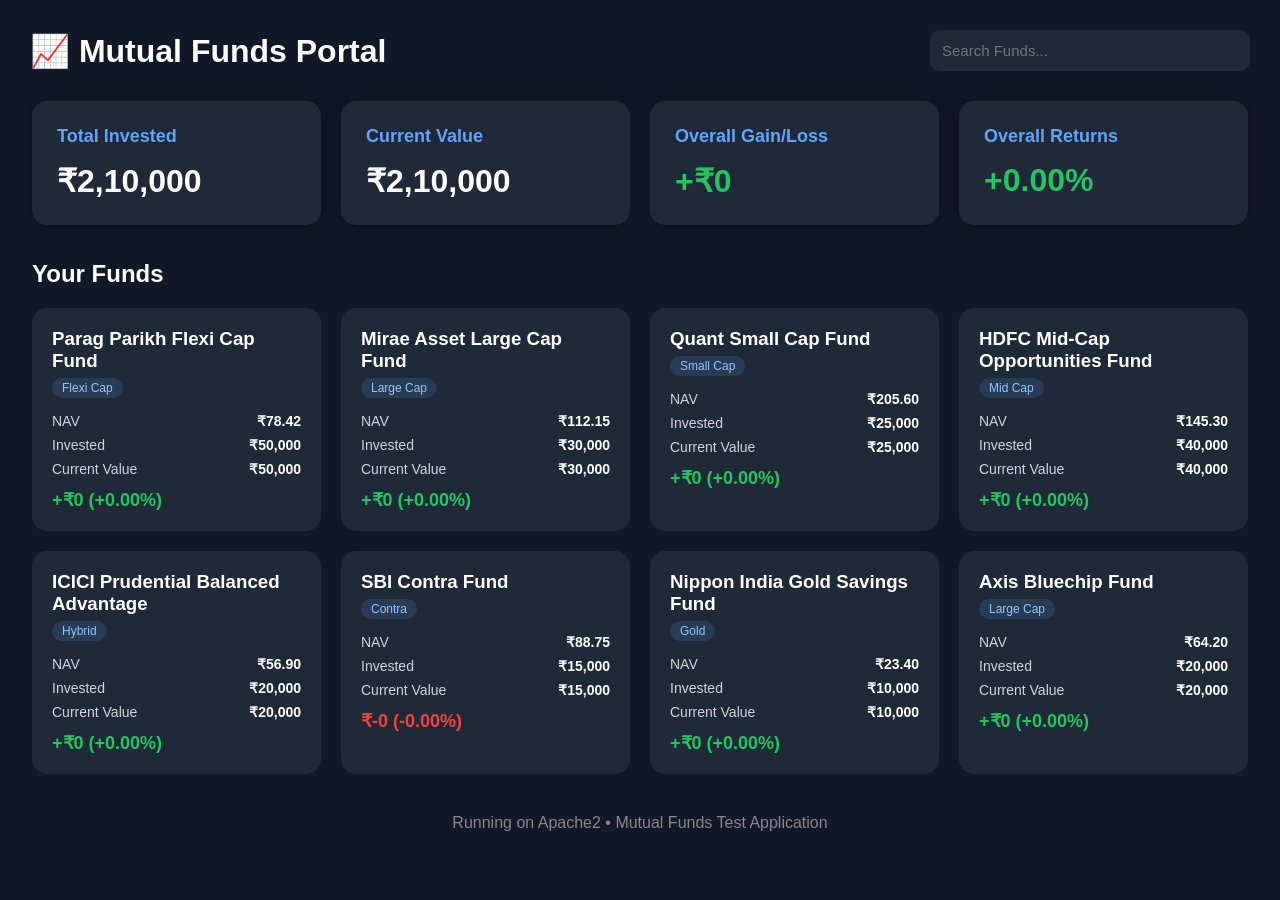
<file: Index HTMLS/index.html>
<!DOCTYPE html>
<html lang="en">
<head>
<meta charset="UTF-8">
<meta name="viewport" content="width=device-width, initial-scale=1.0">
<title>Mutual Funds Portal</title>

<style>
*{
    margin:0;
    padding:0;
    box-sizing:border-box;
    font-family:Segoe UI,Tahoma,sans-serif;
}

body{
    background:#111827;
    color:white;
}

header{
    padding:30px;
    display:flex;
    justify-content:space-between;
    align-items:center;
    flex-wrap:wrap;
    gap:15px;
}

h1{
    font-size:32px;
}

.search{
    width:320px;
}

.search input{
    width:100%;
    padding:12px;
    border:none;
    border-radius:10px;
    background:#1f2937;
    color:white;
    font-size:15px;
}

.container{
    width:95%;
    margin:auto;
}

.stats{
    display:grid;
    grid-template-columns:repeat(auto-fit,minmax(220px,1fr));
    gap:20px;
    margin-bottom:35px;
}

.card{
    background:#1f2937;
    padding:25px;
    border-radius:15px;
    box-shadow:0 0 15px rgba(0,0,0,.3);
    transition:.25s;
}

.card:hover{
    transform:translateY(-5px);
}

.card h2{
    font-size:18px;
    margin-bottom:15px;
    color:#60a5fa;
}

.value{
    font-size:32px;
    font-weight:bold;
}

.positive{
    color:#22c55e;
}

.negative{
    color:#ef4444;
}

.funds{
    display:grid;
    grid-template-columns:repeat(auto-fit,minmax(280px,1fr));
    gap:20px;
}

.fund{
    background:#1f2937;
    border-radius:15px;
    padding:20px;
    transition:.25s;
}

.fund:hover{
    background:#2563eb;
}

.fund h3{
    margin-bottom:6px;
}

.fund .category{
    display:inline-block;
    font-size:12px;
    color:#93c5fd;
    background:rgba(96,165,250,.15);
    padding:3px 10px;
    border-radius:20px;
    margin-bottom:15px;
}

.fund-row{
    display:flex;
    justify-content:space-between;
    margin-bottom:8px;
    font-size:14px;
    color:#d1d5db;
}

.fund-row span:last-child{
    color:white;
    font-weight:600;
}

.returns{
    margin-top:12px;
    font-size:18px;
    font-weight:bold;
}

footer{
    text-align:center;
    color:#888;
    margin:40px;
}
</style>

</head>
<body>

<header>
    <h1>📈 Mutual Funds Portal</h1>

    <div class="search">
        <input type="text" id="search" placeholder="Search Funds...">
    </div>
</header>

<div class="container">

<div class="stats">

<div class="card">
<h2>Total Invested</h2>
<div class="value" id="totalInvested">₹0</div>
</div>

<div class="card">
<h2>Current Value</h2>
<div class="value" id="currentValue">₹0</div>
</div>

<div class="card">
<h2>Overall Gain/Loss</h2>
<div class="value" id="gainLoss">₹0</div>
</div>

<div class="card">
<h2>Overall Returns</h2>
<div class="value" id="returnsPct">0%</div>
</div>

</div>

<h2 style="margin-bottom:20px;">Your Funds</h2>

<div class="funds" id="funds">
<!-- fund cards injected by JS -->
</div>

</div>

<footer>
Running on Apache2 • Mutual Funds Test Application
</footer>

<script>

const funds = [
    { name:"Parag Parikh Flexi Cap Fund",       category:"Flexi Cap",   invested:50000,  nav:78.42 },
    { name:"Mirae Asset Large Cap Fund",         category:"Large Cap",   invested:30000,  nav:112.15 },
    { name:"Quant Small Cap Fund",               category:"Small Cap",   invested:25000,  nav:205.60 },
    { name:"HDFC Mid-Cap Opportunities Fund",    category:"Mid Cap",     invested:40000,  nav:145.30 },
    { name:"ICICI Prudential Balanced Advantage",category:"Hybrid",      invested:20000,  nav:56.90 },
    { name:"SBI Contra Fund",                    category:"Contra",      invested:15000,  nav:88.75 },
    { name:"Nippon India Gold Savings Fund",     category:"Gold",        invested:10000,  nav:23.40 },
    { name:"Axis Bluechip Fund",                 category:"Large Cap",   invested:20000,  nav:64.20 }
];

// Assign a fixed "units" so we can simulate NAV based valuation
funds.forEach(f=>{
    f.units = f.invested / f.nav;
    f.baseNav = f.nav;
});

const fundsContainer = document.getElementById("funds");

function formatCurrency(num){
    return "₹" + Math.round(num).toLocaleString("en-IN");
}

function render(){
    fundsContainer.innerHTML = "";

    let totalInvested = 0;
    let totalCurrent = 0;

    funds.forEach(f=>{
        const currentValue = f.units * f.nav;
        const gain = currentValue - f.invested;
        const gainPct = (gain / f.invested) * 100;

        totalInvested += f.invested;
        totalCurrent += currentValue;

        const cls = gain >= 0 ? "positive" : "negative";
        const sign = gain >= 0 ? "+" : "";

        const card = document.createElement("div");
        card.className = "fund";
        card.innerHTML =
            "<h3>" + f.name + "</h3>" +
            "<span class=\"category\">" + f.category + "</span>" +
            "<div class=\"fund-row\"><span>NAV</span><span>₹" + f.nav.toFixed(2) + "</span></div>" +
            "<div class=\"fund-row\"><span>Invested</span><span>" + formatCurrency(f.invested) + "</span></div>" +
            "<div class=\"fund-row\"><span>Current Value</span><span>" + formatCurrency(currentValue) + "</span></div>" +
            "<div class=\"returns " + cls + "\">" + sign + formatCurrency(gain) + " (" + sign + gainPct.toFixed(2) + "%)</div>";
        fundsContainer.appendChild(card);
    });

    const totalGain = totalCurrent - totalInvested;
    const totalGainPct = (totalGain / totalInvested) * 100;
    const overallCls = totalGain >= 0 ? "positive" : "negative";
    const overallSign = totalGain >= 0 ? "+" : "";

    document.getElementById("totalInvested").innerText = formatCurrency(totalInvested);
    document.getElementById("currentValue").innerText = formatCurrency(totalCurrent);

    const gainLossEl = document.getElementById("gainLoss");
    gainLossEl.innerText = overallSign + formatCurrency(totalGain);
    gainLossEl.className = "value " + overallCls;

    const returnsEl = document.getElementById("returnsPct");
    returnsEl.innerText = overallSign + totalGainPct.toFixed(2) + "%";
    returnsEl.className = "value " + overallCls;
}

render();

// Simulate live NAV fluctuation every 3 seconds (test/demo purposes only)
setInterval(function(){
    funds.forEach(f=>{
        const change = (Math.random()*4 - 2) / 100; // +/-2%
        f.nav = Math.max(1, f.baseNav * (1 + change));
    });
    render();
}, 3000);

// Search/filter
document.getElementById("search").addEventListener("keyup", function(){
    const value = this.value.toLowerCase();
    document.querySelectorAll(".fund").forEach(function(card){
        card.style.display = card.innerText.toLowerCase().includes(value) ? "block" : "none";
    });
});

</script>

</body>
</html>
</file>
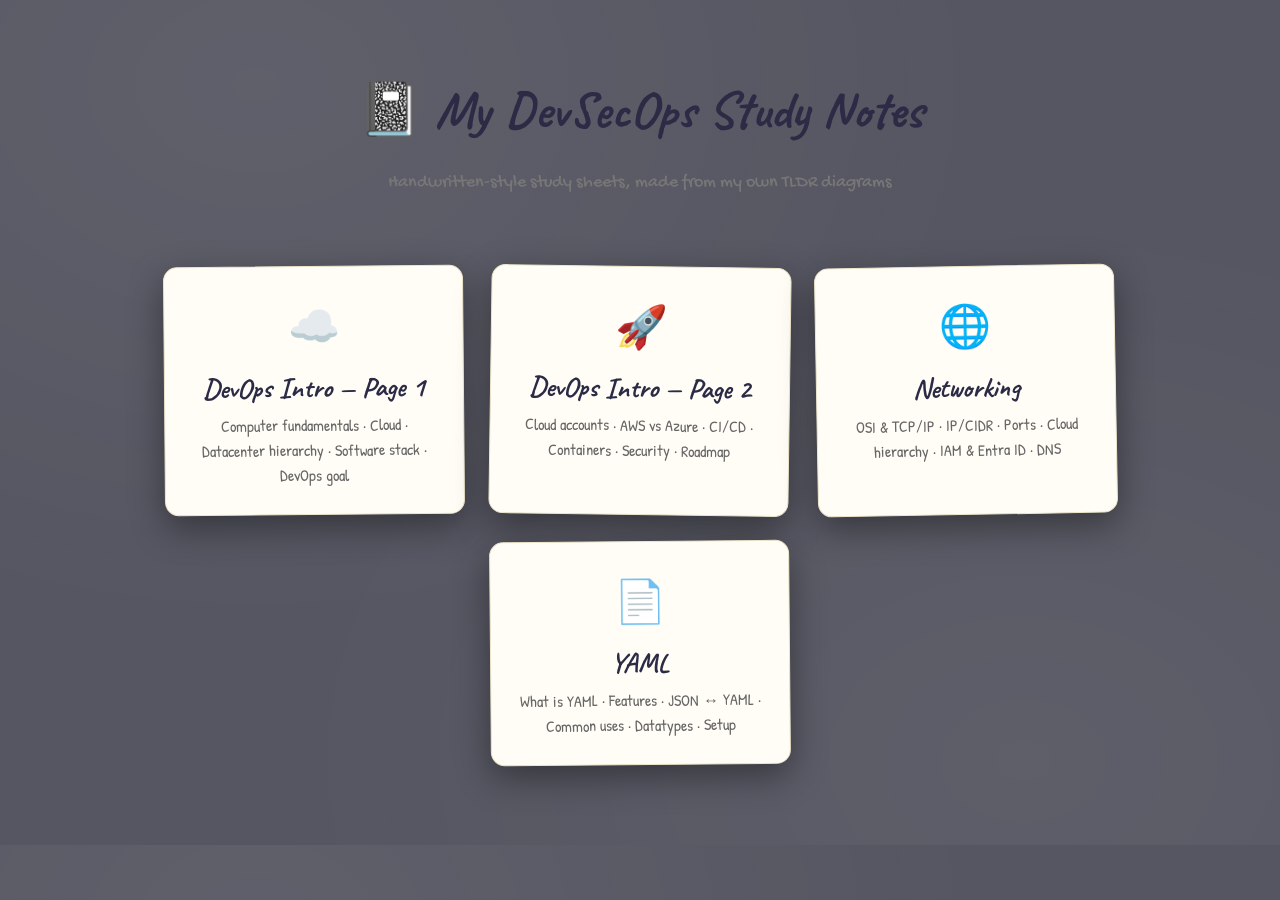
<file: StudySheets/index.html>
<!DOCTYPE html>
<html lang="en">
<head>
<meta charset="UTF-8">
<meta name="viewport" content="width=device-width, initial-scale=1.0">
<title>DevSecOps Study Sheets — Index</title>
<link rel="stylesheet" href="notebook-style.css">
</head>
<body>

<h1 class="index-head">📓 My DevSecOps Study Notes</h1>
<p class="index-sub">Handwritten-style study sheets, made from my own TLDR diagrams</p>

<div class="index-wrap">

  <a class="index-card" href="devopsintro-page1.html">
    <div class="emoji">☁️</div>
    <h3>DevOps Intro — Page 1</h3>
    <p>Computer fundamentals · Cloud · Datacenter hierarchy · Software stack · DevOps goal</p>
  </a>

  <a class="index-card" href="devopsintro-page2.html">
    <div class="emoji">🚀</div>
    <h3>DevOps Intro — Page 2</h3>
    <p>Cloud accounts · AWS vs Azure · CI/CD · Containers · Security · Roadmap</p>
  </a>

  <a class="index-card" href="networking.html">
    <div class="emoji">🌐</div>
    <h3>Networking</h3>
    <p>OSI & TCP/IP · IP/CIDR · Ports · Cloud hierarchy · IAM & Entra ID · DNS</p>
  </a>

  <a class="index-card" href="yaml.html">
    <div class="emoji">📄</div>
    <h3>YAML</h3>
    <p>What is YAML · Features · JSON ↔ YAML · Common uses · Datatypes · Setup</p>
  </a>

</div>

</body>
</html>
</file>
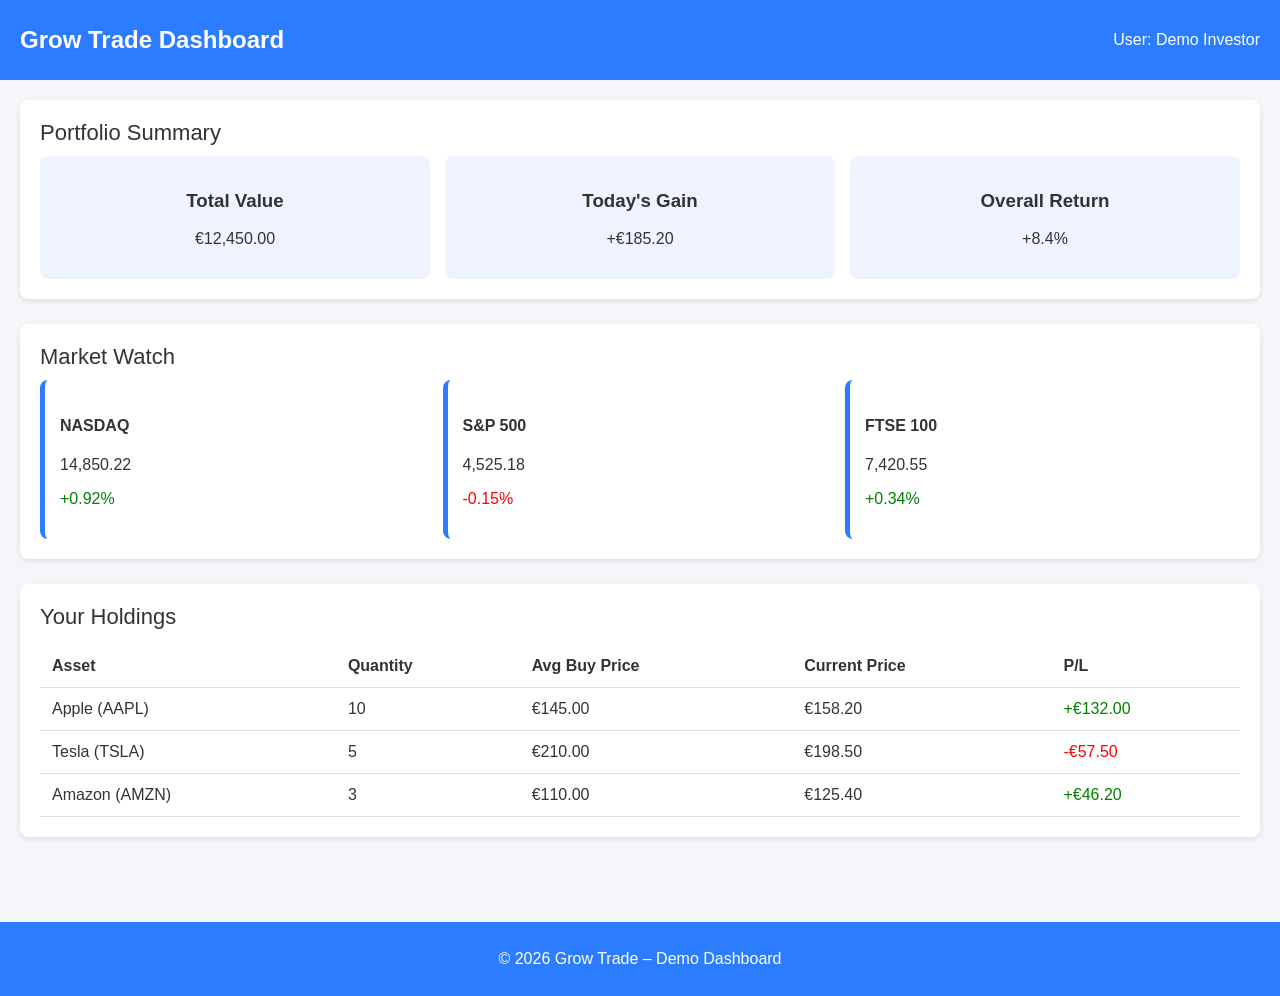
<file: Index HTMLS/grow-app-dashboard.html>
<!DOCTYPE html>
<html lang="en">
<head>
    <meta charset="UTF-8">
    <meta name="viewport" content="width=device-width, initial-scale=1.0">
    <title>Grow Trade Dashboard</title>
    <style>
        body {
            margin: 0;
            font-family: Arial, sans-serif;
            background-color: #f4f6f9;
            color: #333;
        }
        header {
            background-color: #2b7cff;
            padding: 15px 20px;
            color: white;
            display: flex;
            justify-content: space-between;
            align-items: center;
        }
        header h2 {
            margin: 0;
        }
        .container {
            padding: 20px;
        }
        .section-title {
            font-size: 22px;
            margin-bottom: 10px;
        }
        .card {
            background-color: white;
            padding: 20px;
            border-radius: 8px;
            box-shadow: 0 2px 5px rgba(0,0,0,0.1);
            margin-bottom: 25px;
        }
        .portfolio-summary {
            display: flex;
            justify-content: space-between;
        }
        .portfolio-box {
            width: 30%;
            background-color: #eef3ff;
            padding: 15px;
            border-radius: 8px;
            text-align: center;
        }
        .market-watch {
            display: flex;
            justify-content: space-between;
        }
        .market-item {
            width: 30%;
            background-color: #fff;
            padding: 15px;
            border-radius: 8px;
            border-left: 5px solid #2b7cff;
        }
        table {
            width: 100%;
            border-collapse: collapse;
            margin-top: 15px;
        }
        table th, table td {
            padding: 12px;
            border-bottom: 1px solid #ddd;
            text-align: left;
        }
        footer {
            background-color: #2b7cff;
            color: white;
            text-align: center;
            padding: 12px;
            margin-top: 40px;
        }
    </style>
</head>
<body>

<header>
    <h2>Grow Trade Dashboard</h2>
    <p>User: Demo Investor</p>
</header>

<div class="container">

    <!-- Portfolio Summary -->
    <div class="card">
        <div class="section-title">Portfolio Summary</div>
        <div class="portfolio-summary">
            <div class="portfolio-box">
                <h3>Total Value</h3>
                <p>€12,450.00</p>
            </div>
            <div class="portfolio-box">
                <h3>Today's Gain</h3>
                <p>+€185.20</p>
            </div>
            <div class="portfolio-box">
                <h3>Overall Return</h3>
                <p>+8.4%</p>
            </div>
        </div>
    </div>

    <!-- Market Watch -->
    <div class="card">
        <div class="section-title">Market Watch</div>
        <div class="market-watch">
            <div class="market-item">
                <h4>NASDAQ</h4>
                <p>14,850.22</p>
                <p style="color:green;">+0.92%</p>
            </div>
            <div class="market-item">
                <h4>S&P 500</h4>
                <p>4,525.18</p>
                <p style="color:red;">-0.15%</p>
            </div>
            <div class="market-item">
                <h4>FTSE 100</h4>
                <p>7,420.55</p>
                <p style="color:green;">+0.34%</p>
            </div>
        </div>
    </div>

    <!-- Holdings Table -->
    <div class="card">
        <div class="section-title">Your Holdings</div>
        <table>
            <tr>
                <th>Asset</th>
                <th>Quantity</th>
                <th>Avg Buy Price</th>
                <th>Current Price</th>
                <th>P/L</th>
            </tr>
            <tr>
                <td>Apple (AAPL)</td>
                <td>10</td>
                <td>€145.00</td>
                <td>€158.20</td>
                <td style="color:green;">+€132.00</td>
            </tr>
            <tr>
                <td>Tesla (TSLA)</td>
                <td>5</td>
                <td>€210.00</td>
                <td>€198.50</td>
                <td style="color:red;">-€57.50</td>
            </tr>
            <tr>
                <td>Amazon (AMZN)</td>
                <td>3</td>
                <td>€110.00</td>
                <td>€125.40</td>
                <td style="color:green;">+€46.20</td>
            </tr>
        </table>
    </div>

</div>

<footer>
    <p>© 2026 Grow Trade – Demo Dashboard</p>
</footer>

</body>
</html>
</file>
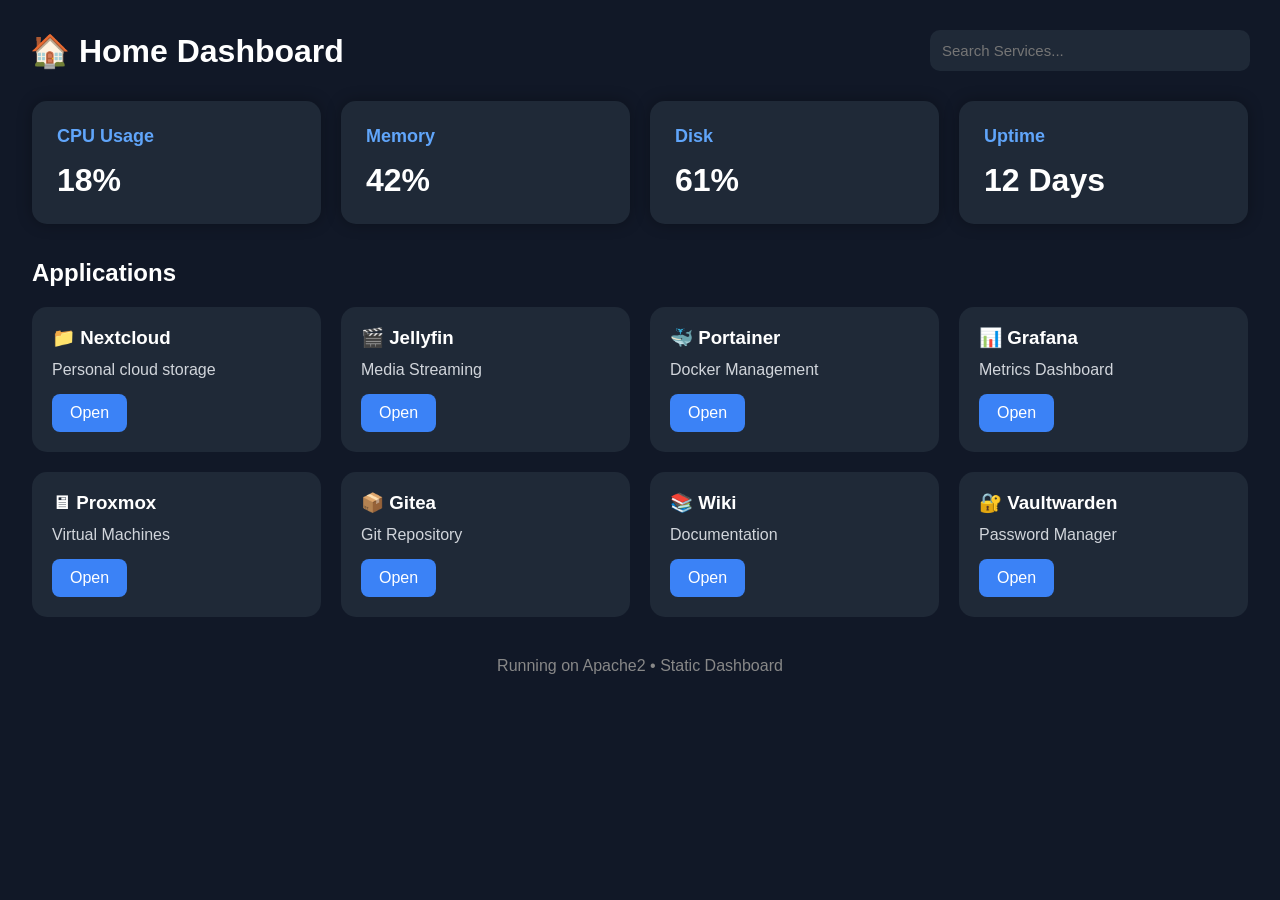
<file: Index HTMLS/groww-app-index.html>
<!DOCTYPE html>
<html lang="en">
<head>
<meta charset="UTF-8">
<meta name="viewport" content="width=device-width, initial-scale=1.0">
<title>My Dashboard</title>

<style>
*{
    margin:0;
    padding:0;
    box-sizing:border-box;
    font-family:Segoe UI,Tahoma,sans-serif;
}

body{
    background:#111827;
    color:white;
}

header{
    padding:30px;
    display:flex;
    justify-content:space-between;
    align-items:center;
}

h1{
    font-size:32px;
}

.search{
    width:320px;
}

.search input{
    width:100%;
    padding:12px;
    border:none;
    border-radius:10px;
    background:#1f2937;
    color:white;
    font-size:15px;
}

.container{
    width:95%;
    margin:auto;
}

.stats{
    display:grid;
    grid-template-columns:repeat(auto-fit,minmax(220px,1fr));
    gap:20px;
    margin-bottom:35px;
}

.card{
    background:#1f2937;
    padding:25px;
    border-radius:15px;
    box-shadow:0 0 15px rgba(0,0,0,.3);
    transition:.25s;
}

.card:hover{
    transform:translateY(-5px);
}

.card h2{
    font-size:18px;
    margin-bottom:15px;
    color:#60a5fa;
}

.value{
    font-size:32px;
    font-weight:bold;
}

.services{
    display:grid;
    grid-template-columns:repeat(auto-fit,minmax(250px,1fr));
    gap:20px;
}

.service{
    background:#1f2937;
    border-radius:15px;
    padding:20px;
    transition:.25s;
}

.service:hover{
    background:#2563eb;
}

.service h3{
    margin-bottom:12px;
}

.service p{
    color:#d1d5db;
    margin-bottom:15px;
}

.service a{
    text-decoration:none;
    color:white;
    background:#3b82f6;
    padding:10px 18px;
    border-radius:8px;
    display:inline-block;
}

footer{
    text-align:center;
    color:#888;
    margin:40px;
}
</style>

</head>
<body>

<header>
    <h1>🏠 Home Dashboard</h1>

    <div class="search">
        <input type="text" id="search" placeholder="Search Services...">
    </div>
</header>

<div class="container">

<div class="stats">

<div class="card">
<h2>CPU Usage</h2>
<div class="value" id="cpu">18%</div>
</div>

<div class="card">
<h2>Memory</h2>
<div class="value" id="ram">42%</div>
</div>

<div class="card">
<h2>Disk</h2>
<div class="value" id="disk">61%</div>
</div>

<div class="card">
<h2>Uptime</h2>
<div class="value">12 Days</div>
</div>

</div>

<h2 style="margin-bottom:20px;">Applications</h2>

<div class="services" id="services">

<div class="service">
<h3>📁 Nextcloud</h3>
<p>Personal cloud storage</p>
<a href="#">Open</a>
</div>

<div class="service">
<h3>🎬 Jellyfin</h3>
<p>Media Streaming</p>
<a href="#">Open</a>
</div>

<div class="service">
<h3>🐳 Portainer</h3>
<p>Docker Management</p>
<a href="#">Open</a>
</div>

<div class="service">
<h3>📊 Grafana</h3>
<p>Metrics Dashboard</p>
<a href="#">Open</a>
</div>

<div class="service">
<h3>🖥 Proxmox</h3>
<p>Virtual Machines</p>
<a href="#">Open</a>
</div>

<div class="service">
<h3>📦 Gitea</h3>
<p>Git Repository</p>
<a href="#">Open</a>
</div>

<div class="service">
<h3>📚 Wiki</h3>
<p>Documentation</p>
<a href="#">Open</a>
</div>

<div class="service">
<h3>🔐 Vaultwarden</h3>
<p>Password Manager</p>
<a href="#">Open</a>
</div>

</div>

</div>

<footer>
Running on Apache2 • Static Dashboard
</footer>

<script>

setInterval(function(){

document.getElementById("cpu").innerHTML =
(Math.random()*50+10).toFixed(0)+"%";

document.getElementById("ram").innerHTML =
(Math.random()*50+20).toFixed(0)+"%";

document.getElementById("disk").innerHTML =
(Math.random()*20+60).toFixed(0)+"%";

},3000);


document.getElementById("search").addEventListener("keyup",function(){

let value=this.value.toLowerCase();

let cards=document.querySelectorAll(".service");

cards.forEach(card=>{

card.style.display=
card.innerText.toLowerCase().includes(value)
?"block":"none";

});

});

</script>

</body>
</html>
</file>
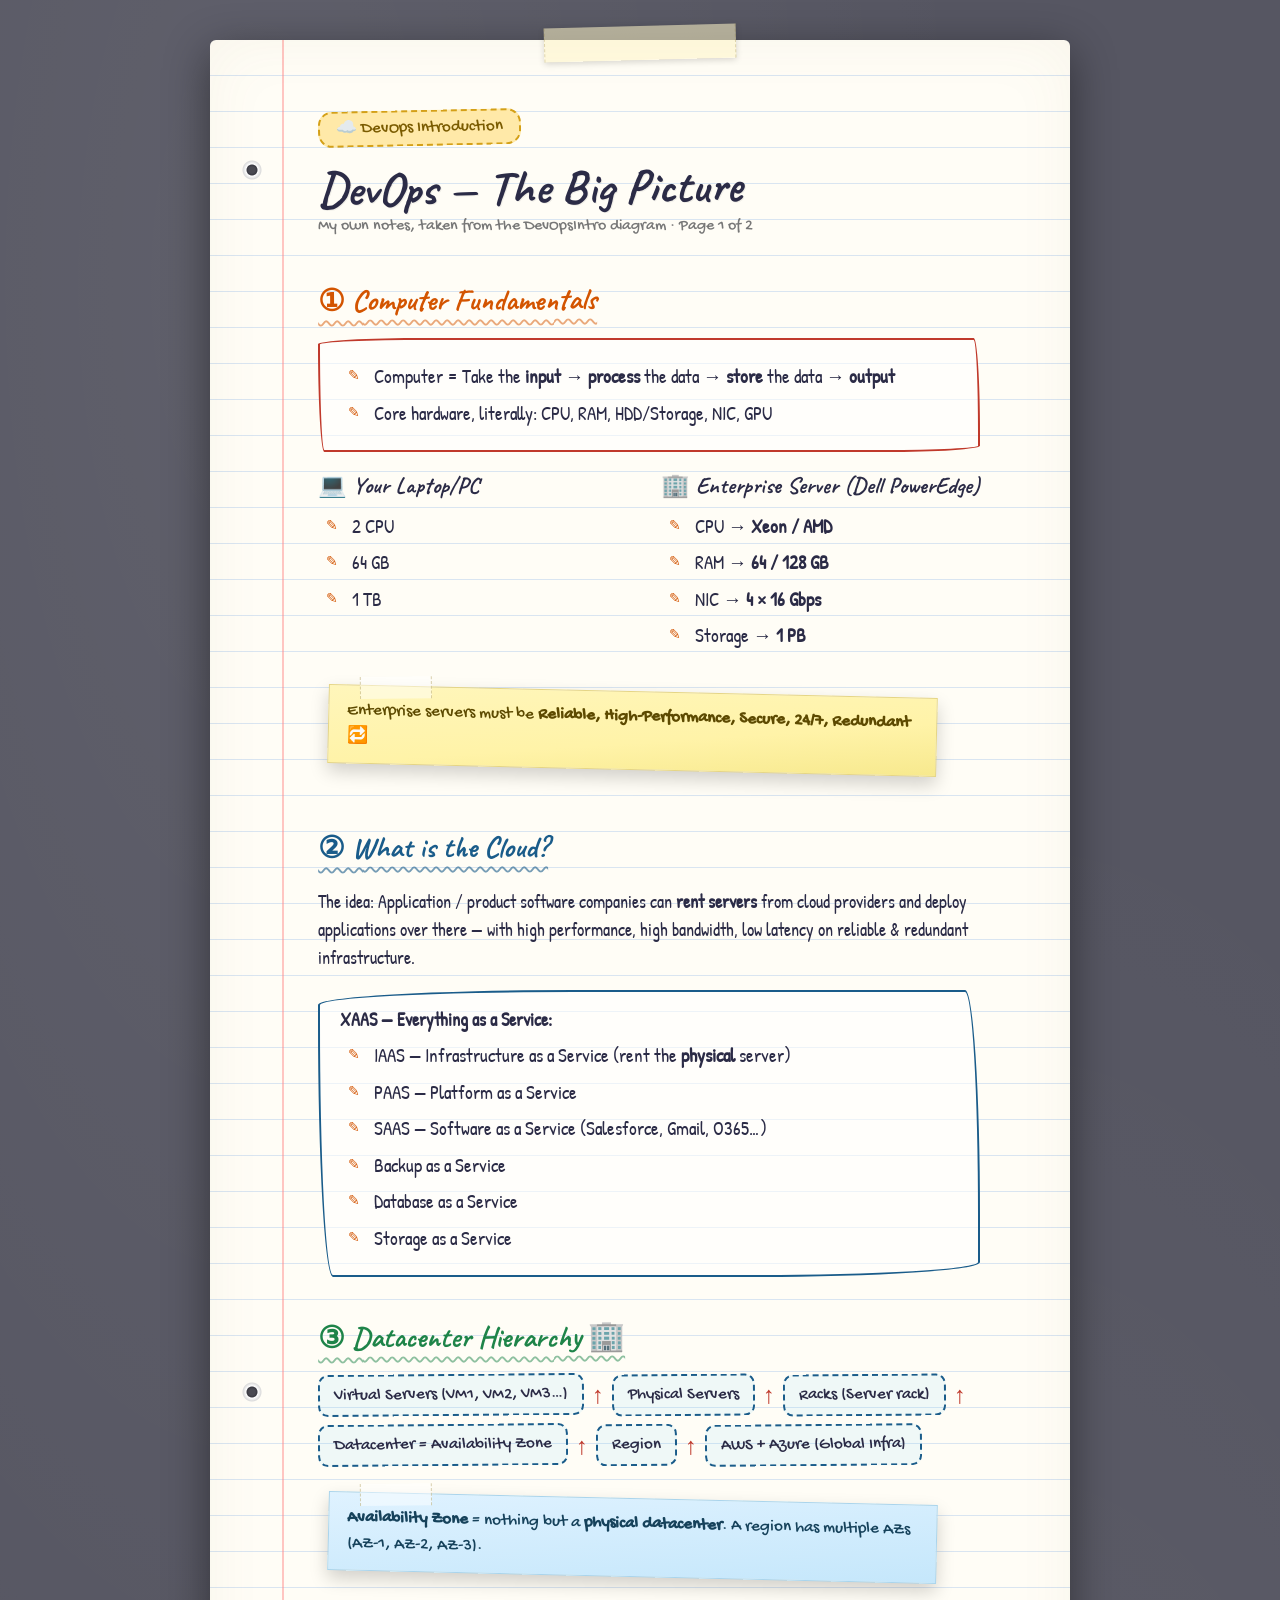
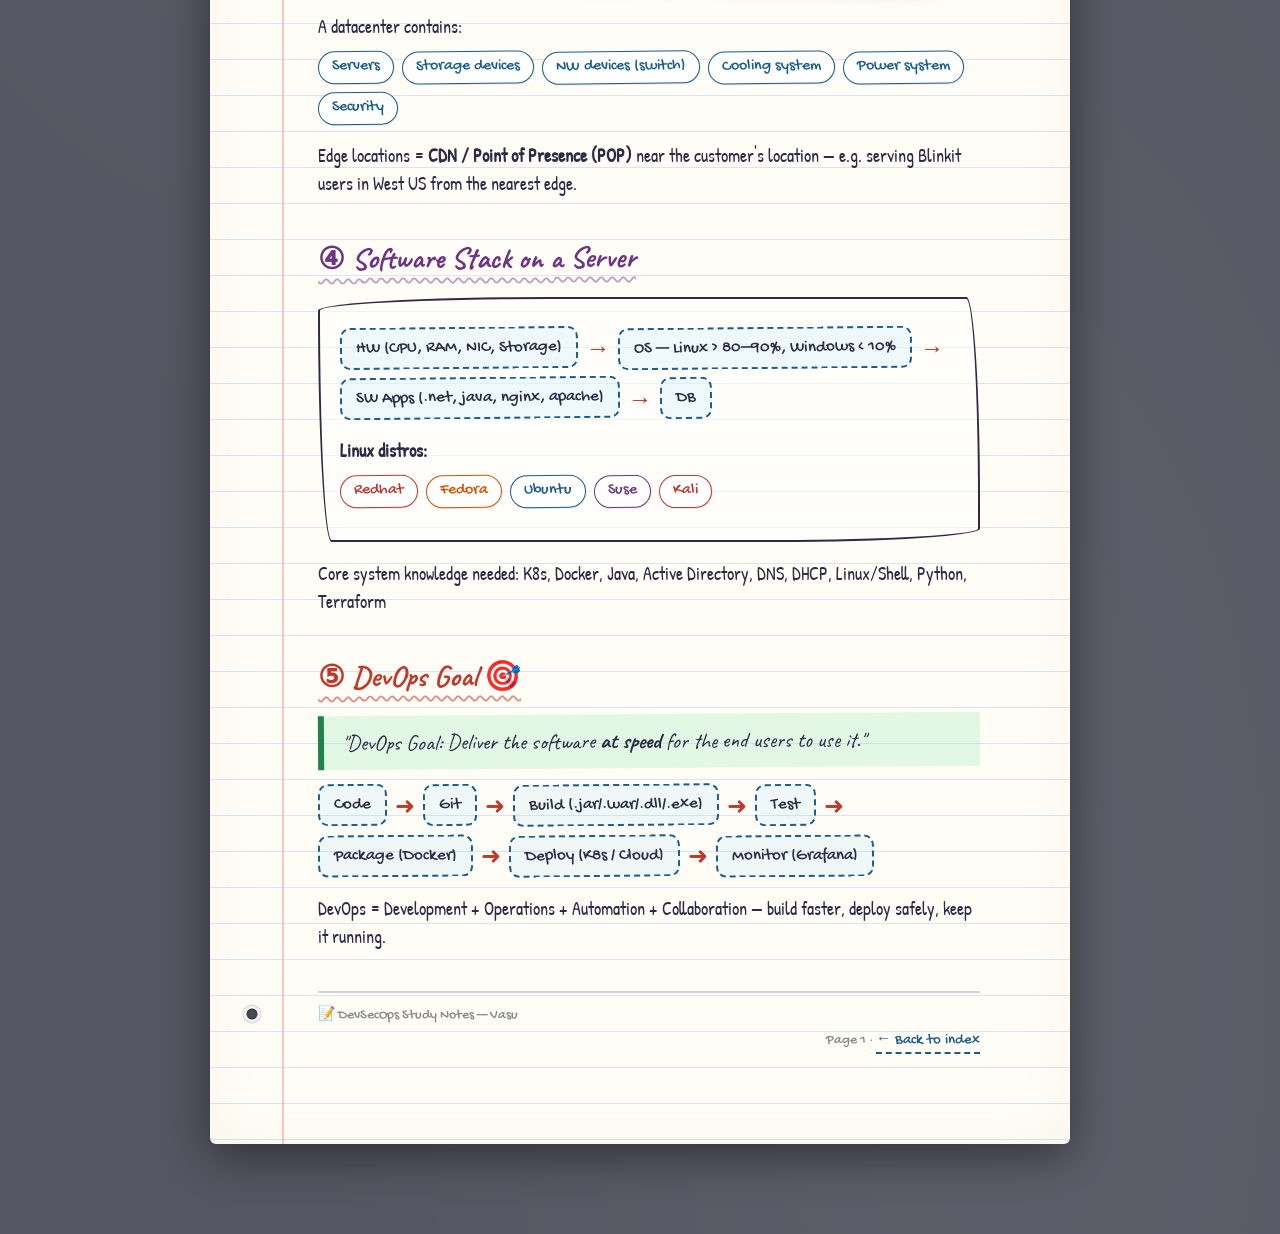
<file: StudySheets/devopsintro-page1.html>
<!DOCTYPE html>
<html lang="en">
<head>
<meta charset="UTF-8">
<meta name="viewport" content="width=device-width, initial-scale=1.0">
<title>DevOps Intro — Study Sheet Page 1</title>
<link rel="stylesheet" href="notebook-style.css">
</head>
<body>

<div class="sheet">

  <div class="page-head">
    <span class="subject-badge">☁️ DevOps Introduction</span>
    <h1 class="page-title">DevOps — The Big Picture</h1>
    <p class="page-meta">My own notes, taken from the DevOpsIntro diagram · Page 1 of 2</p>
  </div>

  <!-- ============ WHAT IS A COMPUTER ============ -->
  <div class="section">
    <h2 class="sec-title orange">① Computer Fundamentals</h2>
    <div class="hand-box red">
      <ul class="notes">
        <li><span class="hl.y">Computer</span> = Take the <b>input</b> → <b>process</b> the data → <b>store</b> the data → <b>output</b></li>
        <li>Core hardware, literally: <span class="hl.c">CPU, RAM, HDD/Storage, NIC, GPU</span></li>
      </ul>
    </div>

    <div class="cols">
      <div class="col">
        <h4>💻 Your Laptop/PC</h4>
        <ul class="notes">
          <li>2 CPU</li>
          <li>64 GB</li>
          <li>1 TB</li>
        </ul>
      </div>
      <div class="col">
        <h4>🏢 Enterprise Server (Dell PowerEdge)</h4>
        <ul class="notes">
          <li>CPU → <b>Xeon / AMD</b></li>
          <li>RAM → <b>64 / 128 GB</b></li>
          <li>NIC → <b>4 × 16 Gbps</b></li>
          <li>Storage → <b>1 PB</b></li>
        </ul>
      </div>
    </div>

    <div class="sticky">Enterprise servers must be <b>Reliable, High-Performance, Secure, 24/7, Redundant</b> 🔁</div>
  </div>

  <!-- ============ WHAT IS CLOUD ============ -->
  <div class="section">
    <h2 class="sec-title">② What is the Cloud?</h2>
    <p>
      <span class="hl.y">The idea:</span> Application / product software companies can <b>rent servers</b> from cloud providers and
      deploy applications over there — with high performance, high bandwidth, low latency on reliable & redundant infrastructure.
    </p>
    <div class="hand-box blue">
      <b>XAAS — Everything as a Service:</b>
      <ul class="notes">
        <li>IAAS — Infrastructure as a Service (rent the <b>physical</b> server)</li>
        <li>PAAS — Platform as a Service</li>
        <li>SAAS — Software as a Service (Salesforce, Gmail, O365…)</li>
        <li>Backup as a Service</li>
        <li>Database as a Service</li>
        <li>Storage as a Service</li>
      </ul>
    </div>
  </div>

  <!-- ============ DATACENTER HIERARCHY ============ -->
  <div class="section">
    <h2 class="sec-title green">③ Datacenter Hierarchy 🏢</h2>
    <div class="flow">
      <span class="step">Virtual Servers (VM1, VM2, VM3…)</span>
      <span class="arrow">↑</span>
      <span class="step">Physical Servers</span>
      <span class="arrow">↑</span>
      <span class="step">Racks (Server rack)</span>
      <span class="arrow">↑</span>
      <span class="step">Datacenter = Availability Zone</span>
      <span class="arrow">↑</span>
      <span class="step">Region</span>
      <span class="arrow">↑</span>
      <span class="step">AWS + Azure (Global Infra)</span>
    </div>
    <div class="sticky blue">
      <b>Availability Zone</b> = nothing but a <b>physical datacenter</b>. A region has multiple AZs (AZ-1, AZ-2, AZ-3).
    </div>
    <p>
      A datacenter contains: <span class="pills"><span class="pill">Servers</span><span class="pill">Storage devices</span><span class="pill">NW devices (switch)</span><span class="pill">Cooling system</span><span class="pill">Power system</span><span class="pill">Security</span></span>
    </p>
    <p>
      Edge locations = <b>CDN / Point of Presence (POP)</b> near the customer's location — e.g. serving Blinkit users in West US from the nearest edge.
    </p>
  </div>

  <!-- ============ SW STACK ============ -->
  <div class="section">
    <h2 class="sec-title purple">④ Software Stack on a Server</h2>
    <div class="hand-box">
      <div class="flow">
        <span class="step">HW (CPU, RAM, NIC, Storage)</span>
        <span class="arrow">→</span>
        <span class="step">OS — Linux > 80–90%, Windows < 10%</span>
        <span class="arrow">→</span>
        <span class="step">SW Apps (.net, java, nginx, apache)</span>
        <span class="arrow">→</span>
        <span class="step">DB</span>
      </div>
      <p>
        <b>Linux distros:</b>
        <span class="pills"><span class="pill red">Redhat</span><span class="pill orange">Fedora</span><span class="pill">Ubuntu</span><span class="pill purple">Suse</span><span class="pill red">Kali</span></span>
      </p>
    </div>
    <p>
      Core system knowledge needed: <span class="hl.c">K8s, Docker, Java, Active Directory, DNS, DHCP, Linux/Shell, Python, Terraform</span>
    </p>
  </div>

  <!-- ============ DEVOPS GOAL ============ -->
  <div class="section">
    <h2 class="sec-title red">⑤ DevOps Goal 🎯</h2>
    <div class="quote">"DevOps Goal: Deliver the software <b>at speed</b> for the end users to use it."</div>
    <div class="flow">
      <span class="step">Code</span><span class="arrow">➜</span>
      <span class="step">Git</span><span class="arrow">➜</span>
      <span class="step">Build (.jar/.war/.dll/.exe)</span><span class="arrow">➜</span>
      <span class="step">Test</span><span class="arrow">➜</span>
      <span class="step">Package (Docker)</span><span class="arrow">➜</span>
      <span class="step">Deploy (K8s / Cloud)</span><span class="arrow">➜</span>
      <span class="step">Monitor (Grafana)</span>
    </div>
    <p>
      DevOps = <span class="hl.g">Development + Operations + Automation + Collaboration</span> — build faster, deploy safely, keep it running.
    </p>
  </div>

  <div class="page-foot">
    <span>📝 DevSecOps Study Notes — Vasu</span>
    <span>Page 1 · <a class="back-link" href="index.html">← Back to index</a></span>
  </div>

</div>

</body>
</html>
</file>
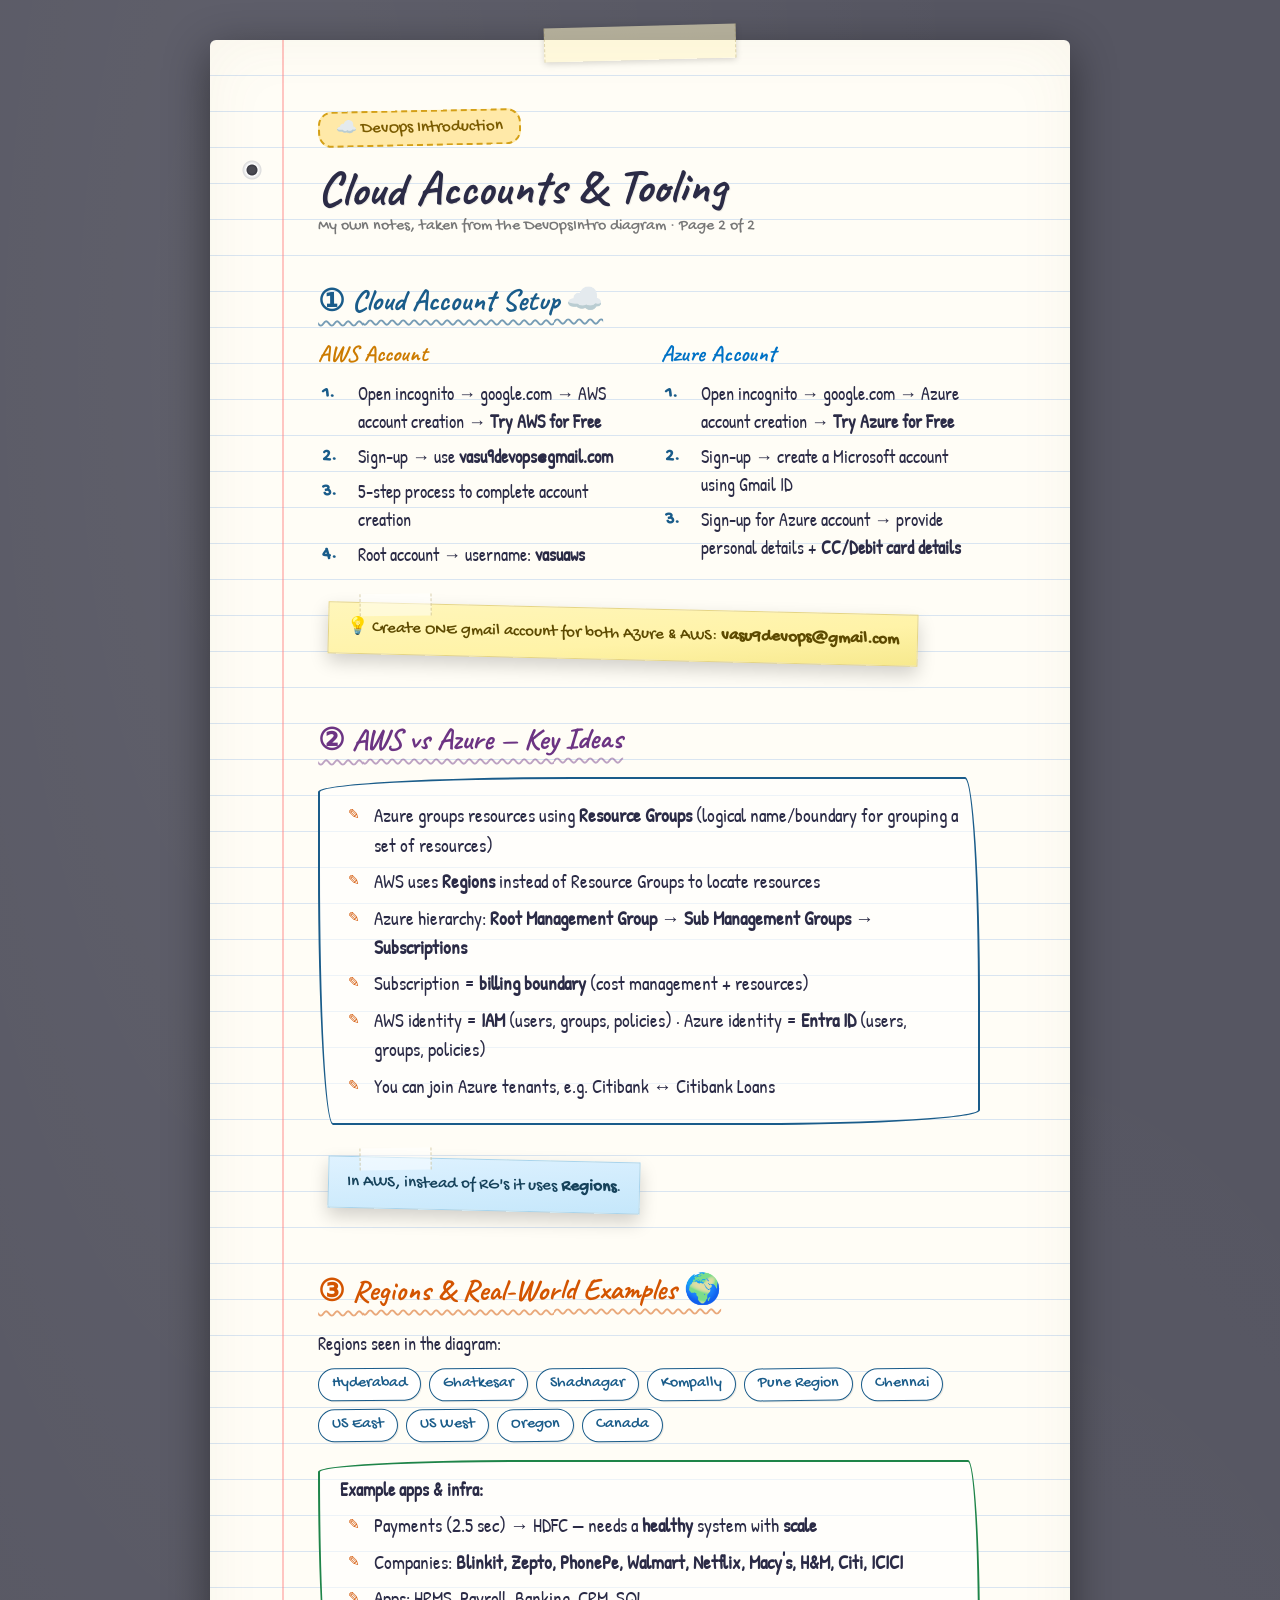
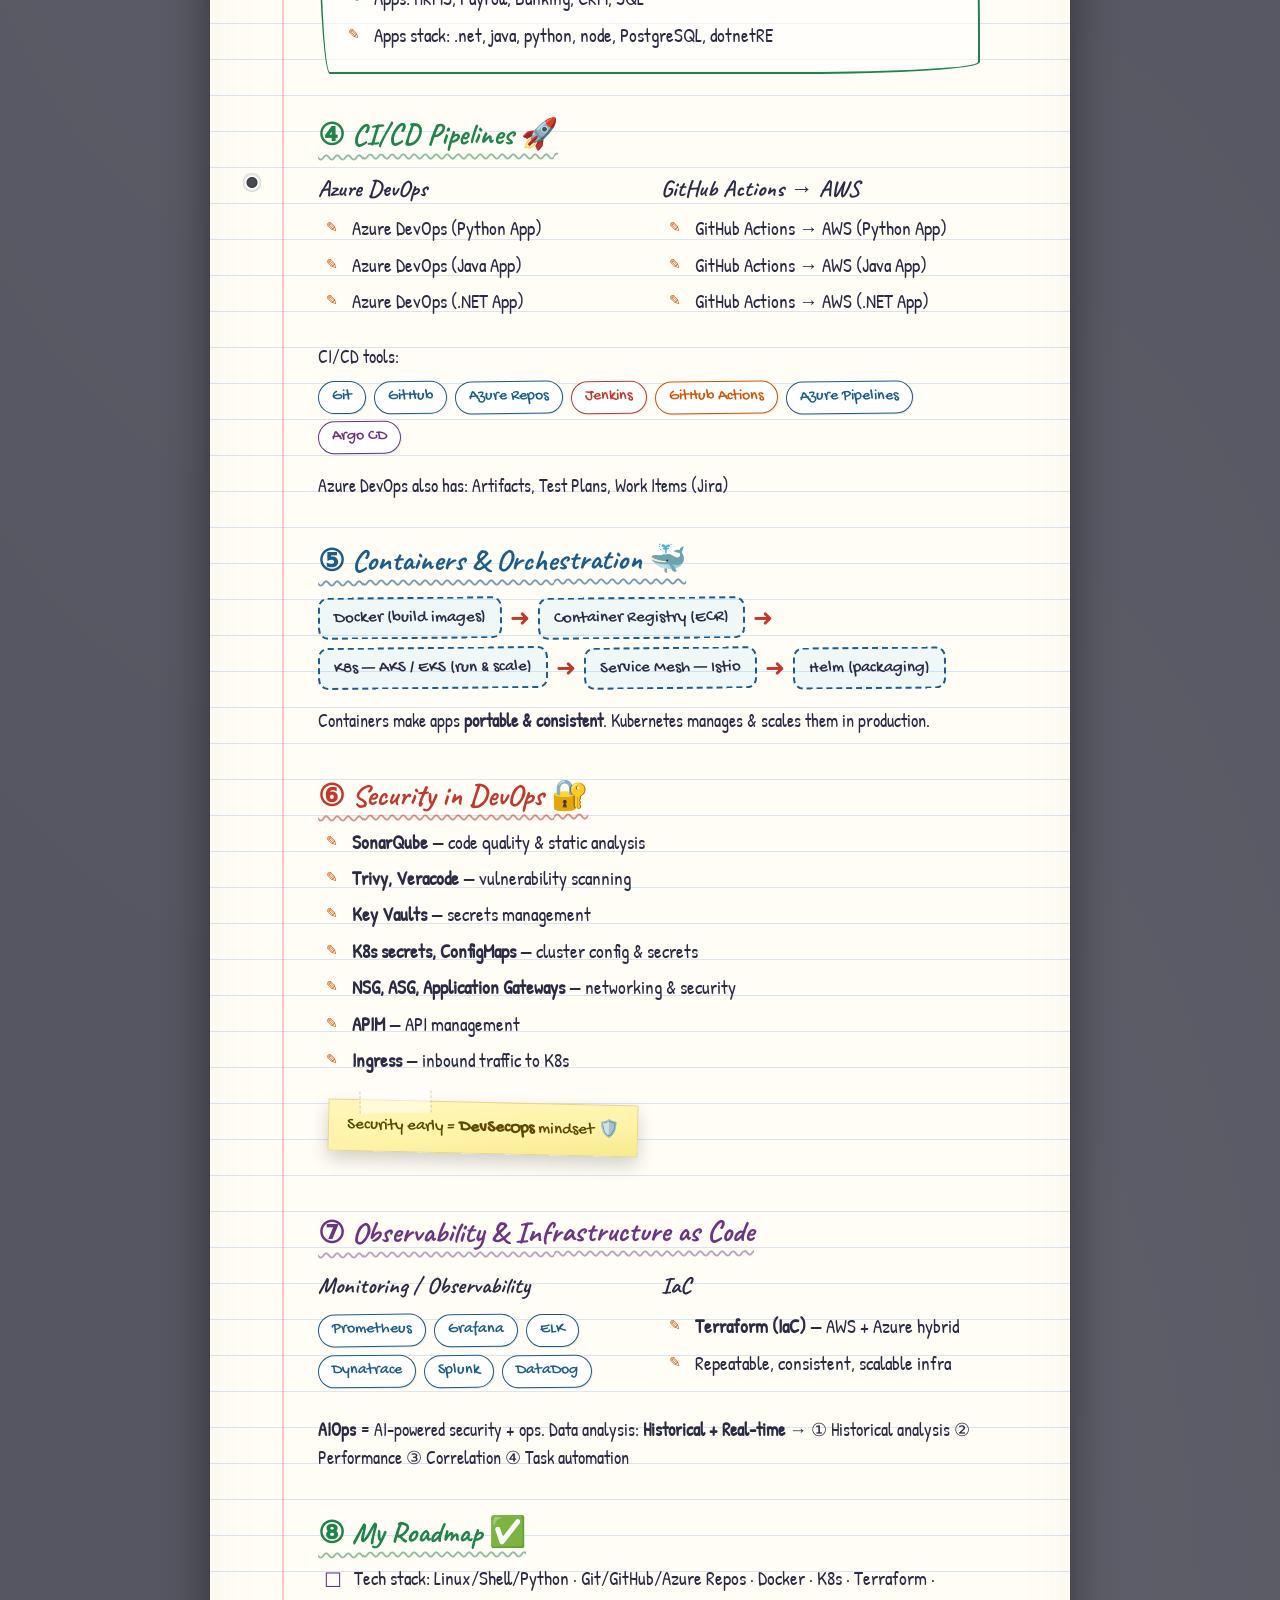
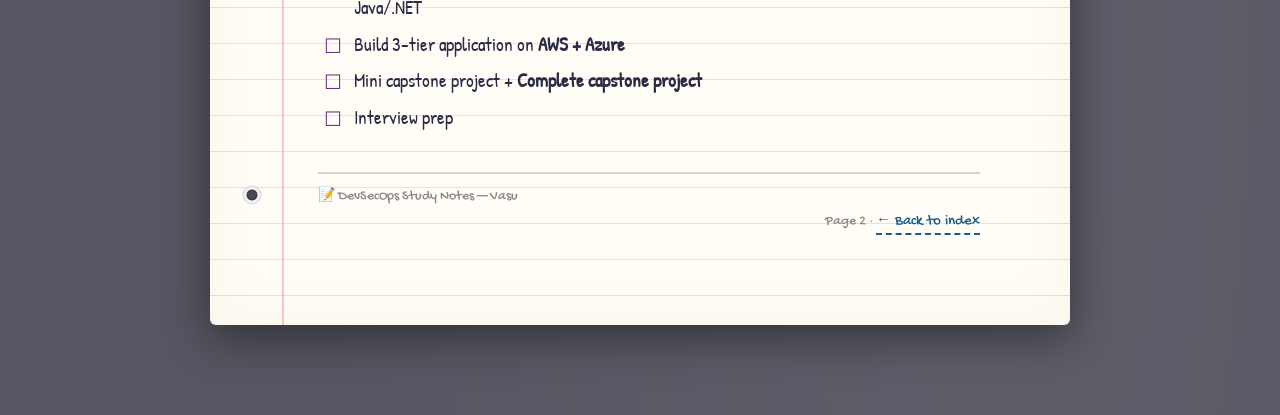
<file: StudySheets/devopsintro-page2.html>
<!DOCTYPE html>
<html lang="en">
<head>
<meta charset="UTF-8">
<meta name="viewport" content="width=device-width, initial-scale=1.0">
<title>DevOps Intro — Study Sheet Page 2</title>
<link rel="stylesheet" href="notebook-style.css">
</head>
<body>

<div class="sheet">

  <div class="page-head">
    <span class="subject-badge">☁️ DevOps Introduction</span>
    <h1 class="page-title">Cloud Accounts & Tooling</h1>
    <p class="page-meta">My own notes, taken from the DevOpsIntro diagram · Page 2 of 2</p>
  </div>

  <!-- ============ ACCOUNT CREATION ============ -->
  <div class="section">
    <h2 class="sec-title">① Cloud Account Setup ☁️</h2>

    <div class="cols">
      <div class="col col-aws">
        <h4>AWS Account</h4>
        <ol class="notes">
          <li>Open incognito → google.com → AWS account creation → <b>Try AWS for Free</b></li>
          <li>Sign-up → use <b>vasu9devops@gmail.com</b></li>
          <li>5-step process to complete account creation</li>
          <li>Root account → username: <b>vasuaws</b></li>
        </ol>
      </div>
      <div class="col col-azure">
        <h4>Azure Account</h4>
        <ol class="notes">
          <li>Open incognito → google.com → Azure account creation → <b>Try Azure for Free</b></li>
          <li>Sign-up → create a Microsoft account using Gmail ID</li>
          <li>Sign-up for Azure account → provide personal details + <b>CC/Debit card details</b></li>
        </ol>
      </div>
    </div>

    <div class="sticky">💡 Create ONE gmail account for both Azure & AWS: <b>vasu9devops@gmail.com</b></div>
  </div>

  <!-- ============ AWS / AZURE DIFFERENCES ============ -->
  <div class="section">
    <h2 class="sec-title purple">② AWS vs Azure — Key Ideas</h2>
    <div class="hand-box blue">
      <ul class="notes">
        <li>Azure groups resources using <b>Resource Groups</b> (logical name/boundary for grouping a set of resources)</li>
        <li>AWS uses <b>Regions</b> instead of Resource Groups to locate resources</li>
        <li>Azure hierarchy: <b>Root Management Group → Sub Management Groups → Subscriptions</b></li>
        <li>Subscription = <b>billing boundary</b> (cost management + resources)</li>
        <li>AWS identity = <b>IAM</b> (users, groups, policies) · Azure identity = <b>Entra ID</b> (users, groups, policies)</li>
        <li>You can join Azure tenants, e.g. Citibank ↔ Citibank Loans</li>
      </ul>
    </div>
    <div class="sticky blue">In AWS, instead of RG's it uses <b>Regions</b>.</div>
  </div>

  <!-- ============ REGIONS / DATA CENTERS ============ -->
  <div class="section">
    <h2 class="sec-title orange">③ Regions & Real-World Examples 🌍</h2>
    <p>
      Regions seen in the diagram:
      <span class="pills">
        <span class="pill">Hyderabad</span><span class="pill">Ghatkesar</span><span class="pill">Shadnagar</span>
        <span class="pill">Kompally</span><span class="pill">Pune Region</span><span class="pill">Chennai</span>
        <span class="pill">US East</span><span class="pill">US West</span><span class="pill">Oregon</span><span class="pill">Canada</span>
      </span>
    </p>
    <div class="hand-box green">
      <b>Example apps & infra:</b>
      <ul class="notes">
        <li>Payments (2.5 sec) → HDFC — needs a <b>healthy</b> system with <b>scale</b></li>
        <li>Companies: <b>Blinkit, Zepto, PhonePe, Walmart, Netflix, Macy's, H&M, Citi, ICICI</b></li>
        <li>Apps: HRMS, Payroll, Banking, CRM, SQL</li>
        <li>Apps stack: .net, java, python, node, PostgreSQL, dotnetRE</li>
      </ul>
    </div>
  </div>

  <!-- ============ CICD ============ -->
  <div class="section">
    <h2 class="sec-title green">④ CI/CD Pipelines 🚀</h2>
    <div class="cols">
      <div class="col">
        <h4>Azure DevOps</h4>
        <ul class="notes">
          <li>Azure DevOps (Python App)</li>
          <li>Azure DevOps (Java App)</li>
          <li>Azure DevOps (.NET App)</li>
        </ul>
      </div>
      <div class="col">
        <h4>GitHub Actions → AWS</h4>
        <ul class="notes">
          <li>GitHub Actions → AWS (Python App)</li>
          <li>GitHub Actions → AWS (Java App)</li>
          <li>GitHub Actions → AWS (.NET App)</li>
        </ul>
      </div>
    </div>
    <p>
      CI/CD tools:
      <span class="pills">
        <span class="pill">Git</span><span class="pill">GitHub</span><span class="pill">Azure Repos</span>
        <span class="pill red">Jenkins</span><span class="pill orange">GitHub Actions</span><span class="pill">Azure Pipelines</span>
        <span class="pill purple">Argo CD</span>
      </span>
    </p>
    <p>
      Azure DevOps also has: <span class="hl.c">Artifacts, Test Plans, Work Items (Jira)</span>
    </p>
  </div>

  <!-- ============ CONTAINERS / K8S ============ -->
  <div class="section">
    <h2 class="sec-title">⑤ Containers & Orchestration 🐳</h2>
    <div class="flow">
      <span class="step">Docker (build images)</span>
      <span class="arrow">➜</span>
      <span class="step">Container Registry (ECR)</span>
      <span class="arrow">➜</span>
      <span class="step">K8s — AKS / EKS (run & scale)</span>
      <span class="arrow">➜</span>
      <span class="step">Service Mesh — Istio</span>
      <span class="arrow">➜</span>
      <span class="step">Helm (packaging)</span>
    </div>
    <p>Containers make apps <b>portable & consistent</b>. Kubernetes manages & scales them in production.</p>
  </div>

  <!-- ============ SECURITY ============ -->
  <div class="section">
    <h2 class="sec-title red">⑥ Security in DevOps 🔐</h2>
    <ul class="notes">
      <li><b>SonarQube</b> — code quality & static analysis</li>
      <li><b>Trivy, Veracode</b> — vulnerability scanning</li>
      <li><b>Key Vaults</b> — secrets management</li>
      <li><b>K8s secrets, ConfigMaps</b> — cluster config & secrets</li>
      <li><b>NSG, ASG, Application Gateways</b> — networking & security</li>
      <li><b>APIM</b> — API management</li>
      <li><b>Ingress</b> — inbound traffic to K8s</li>
    </ul>
    <div class="sticky">Security early = <b>DevSecOps</b> mindset 🛡️</div>
  </div>

  <!-- ============ MONITORING + IAC ============ -->
  <div class="section">
    <h2 class="sec-title purple">⑦ Observability & Infrastructure as Code</h2>
    <div class="cols">
      <div class="col">
        <h4>Monitoring / Observability</h4>
        <span class="pills">
          <span class="pill">Prometheus</span><span class="pill">Grafana</span><span class="pill">ELK</span>
          <span class="pill">Dynatrace</span><span class="pill">Splunk</span><span class="pill">DataDog</span>
        </span>
      </div>
      <div class="col">
        <h4>IaC</h4>
        <ul class="notes">
          <li><b>Terraform (IaC)</b> — AWS + Azure hybrid</li>
          <li>Repeatable, consistent, scalable infra</li>
        </ul>
      </div>
    </div>
    <p><b>AIOps</b> = AI-powered security + ops. Data analysis: <b>Historical + Real-time</b> → ① Historical analysis ② Performance ③ Correlation ④ Task automation</p>
  </div>

  <!-- ============ ROADMAP ============ -->
  <div class="section">
    <h2 class="sec-title green">⑧ My Roadmap ✅</h2>
    <ul class="check">
      <li>Tech stack: Linux/Shell/Python · Git/GitHub/Azure Repos · Docker · K8s · Terraform · Java/.NET</li>
      <li>Build 3-tier application on <b>AWS + Azure</b></li>
      <li>Mini capstone project + <b>Complete capstone project</b></li>
      <li>Interview prep</li>
    </ul>
  </div>

  <div class="page-foot">
    <span>📝 DevSecOps Study Notes — Vasu</span>
    <span>Page 2 · <a class="back-link" href="index.html">← Back to index</a></span>
  </div>

</div>

</body>
</html>
</file>
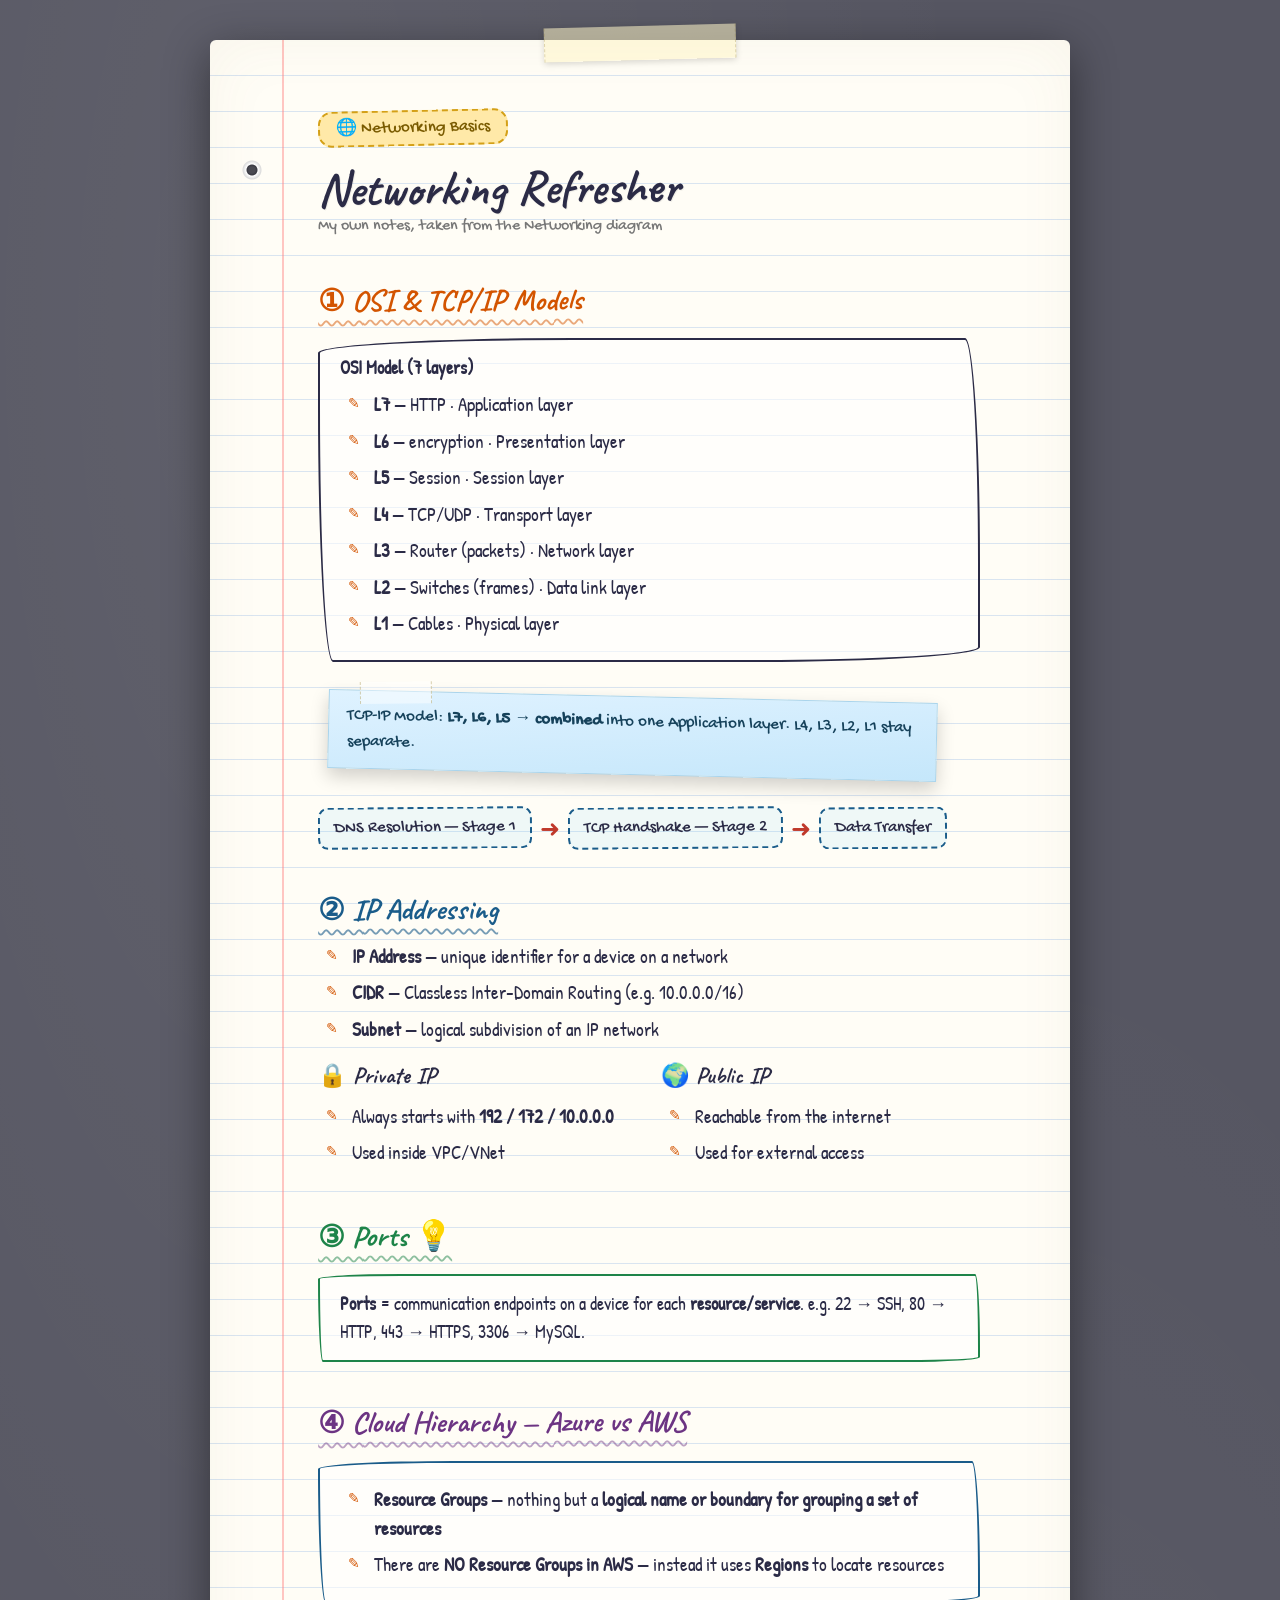
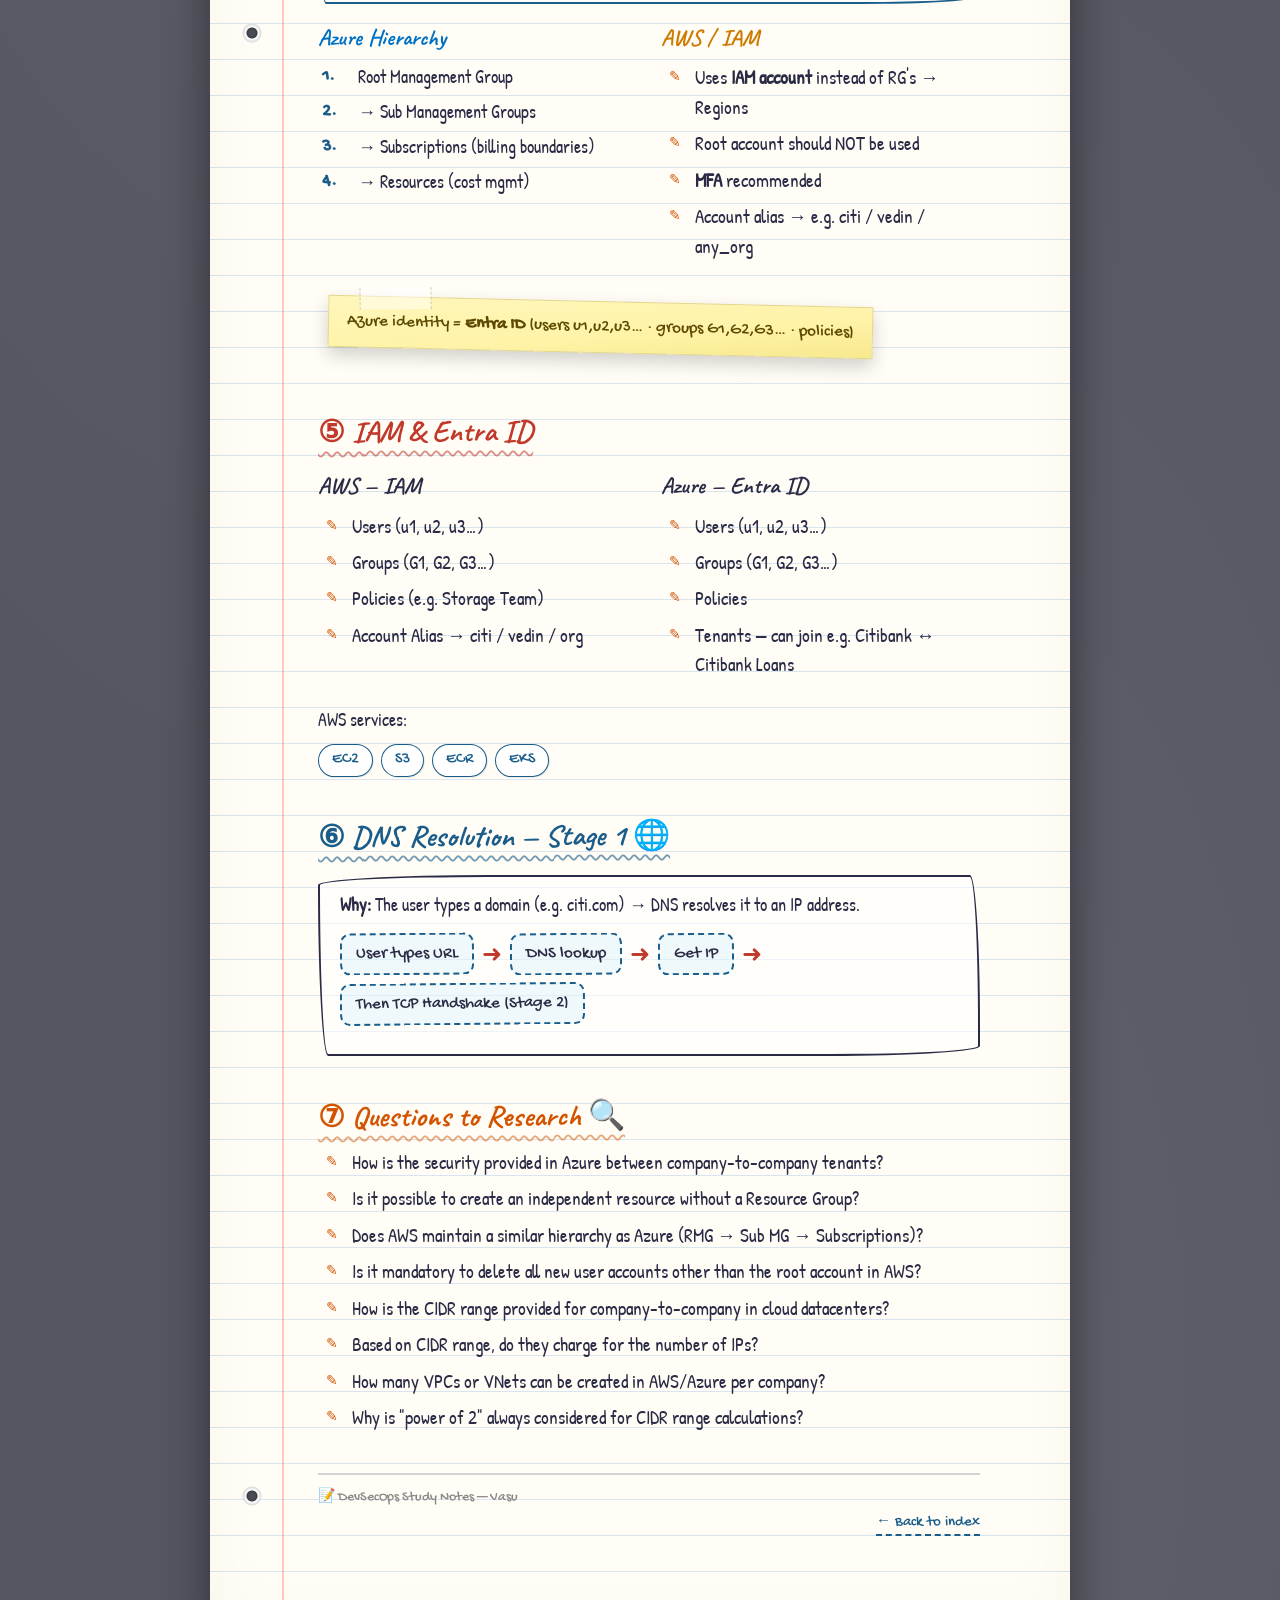
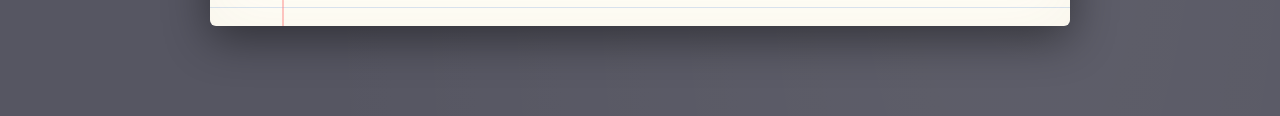
<file: StudySheets/networking.html>
<!DOCTYPE html>
<html lang="en">
<head>
<meta charset="UTF-8">
<meta name="viewport" content="width=device-width, initial-scale=1.0">
<title>Networking — Study Sheet</title>
<link rel="stylesheet" href="notebook-style.css">
</head>
<body>

<div class="sheet">

  <div class="page-head">
    <span class="subject-badge">🌐 Networking Basics</span>
    <h1 class="page-title">Networking Refresher</h1>
    <p class="page-meta">My own notes, taken from the Networking diagram</p>
  </div>

  <!-- ============ OSI / TCP-IP ============ -->
  <div class="section">
    <h2 class="sec-title orange">① OSI & TCP/IP Models</h2>
    <div class="hand-box">
      <b>OSI Model (7 layers)</b>
      <ul class="notes">
        <li><b>L7</b> — HTTP · Application layer</li>
        <li><b>L6</b> — encryption · Presentation layer</li>
        <li><b>L5</b> — Session · Session layer</li>
        <li><b>L4</b> — TCP/UDP · Transport layer</li>
        <li><b>L3</b> — Router (packets) · Network layer</li>
        <li><b>L2</b> — Switches (frames) · Data link layer</li>
        <li><b>L1</b> — Cables · Physical layer</li>
      </ul>
    </div>
    <div class="sticky blue">TCP-IP Model: <b>L7, L6, L5 → combined</b> into one Application layer. L4, L3, L2, L1 stay separate.</div>
    <div class="flow">
      <span class="step">DNS Resolution — Stage 1</span>
      <span class="arrow">➜</span>
      <span class="step">TCP Handshake — Stage 2</span>
      <span class="arrow">➜</span>
      <span class="step">Data Transfer</span>
    </div>
  </div>

  <!-- ============ IP & CIDR ============ -->
  <div class="section">
    <h2 class="sec-title">② IP Addressing</h2>
    <ul class="notes">
      <li><b>IP Address</b> — unique identifier for a device on a network</li>
      <li><b>CIDR</b> — Classless Inter-Domain Routing (e.g. 10.0.0.0/16)</li>
      <li><b>Subnet</b> — logical subdivision of an IP network</li>
    </ul>
    <div class="cols">
      <div class="col">
        <h4>🔒 Private IP</h4>
        <ul class="notes">
          <li>Always starts with <b>192 / 172 / 10.0.0.0</b></li>
          <li>Used inside VPC/VNet</li>
        </ul>
      </div>
      <div class="col">
        <h4>🌍 Public IP</h4>
        <ul class="notes">
          <li>Reachable from the internet</li>
          <li>Used for external access</li>
        </ul>
      </div>
    </div>
  </div>

  <!-- ============ PORTS ============ -->
  <div class="section">
    <h2 class="sec-title green">③ Ports 💡</h2>
    <div class="hand-box green">
      <b>Ports</b> = communication endpoints on a device for each <b>resource/service</b>.
      e.g. 22 → SSH, 80 → HTTP, 443 → HTTPS, 3306 → MySQL.
    </div>
  </div>

  <!-- ============ CLOUD HIERARCHY ============ -->
  <div class="section">
    <h2 class="sec-title purple">④ Cloud Hierarchy — Azure vs AWS</h2>
    <div class="hand-box blue">
      <ul class="notes">
        <li><b>Resource Groups</b> — nothing but a <b>logical name or boundary for grouping a set of resources</b></li>
        <li>There are <b>NO Resource Groups in AWS</b> — instead it uses <b>Regions</b> to locate resources</li>
      </ul>
    </div>

    <div class="cols">
      <div class="col col-azure">
        <h4>Azure Hierarchy</h4>
        <ol class="notes">
          <li>Root Management Group</li>
          <li>→ Sub Management Groups</li>
          <li>→ Subscriptions (billing boundaries)</li>
          <li>→ Resources (cost mgmt)</li>
        </ol>
      </div>
      <div class="col col-aws">
        <h4>AWS / IAM</h4>
        <ul class="notes">
          <li>Uses <b>IAM account</b> instead of RG's → Regions</li>
          <li>Root account should NOT be used</li>
          <li><b>MFA</b> recommended</li>
          <li>Account alias → e.g. citi / vedin / any_org</li>
        </ul>
      </div>
    </div>

    <div class="sticky">Azure identity = <b>Entra ID</b> (users u1,u2,u3… · groups G1,G2,G3… · policies)</div>
  </div>

  <!-- ============ IAM ----------------- -->
  <div class="section">
    <h2 class="sec-title red">⑤ IAM & Entra ID</h2>
    <div class="cols">
      <div class="col">
        <h4>AWS — IAM</h4>
        <ul class="notes">
          <li>Users (u1, u2, u3…)</li>
          <li>Groups (G1, G2, G3…)</li>
          <li>Policies (e.g. Storage Team)</li>
          <li>Account Alias → citi / vedin / org</li>
        </ul>
      </div>
      <div class="col">
        <h4>Azure — Entra ID</h4>
        <ul class="notes">
          <li>Users (u1, u2, u3…)</li>
          <li>Groups (G1, G2, G3…)</li>
          <li>Policies</li>
          <li>Tenants — can join e.g. Citibank ↔ Citibank Loans</li>
        </ul>
      </div>
    </div>
    <p>
      AWS services: <span class="pills"><span class="pill">EC2</span><span class="pill">S3</span><span class="pill">ECR</span><span class="pill">EKS</span></span>
    </p>
  </div>

  <!-- ============ DNS IN DEPTH ============ -->
  <div class="section">
    <h2 class="sec-title">⑥ DNS Resolution — Stage 1 🌐</h2>
    <div class="hand-box">
      <b>Why:</b> The user types a domain (e.g. citi.com) → DNS resolves it to an IP address.
      <div class="flow">
        <span class="step">User types URL</span>
        <span class="arrow">➜</span>
        <span class="step">DNS lookup</span>
        <span class="arrow">➜</span>
        <span class="step">Get IP</span>
        <span class="arrow">➜</span>
        <span class="step">Then TCP Handshake (Stage 2)</span>
      </div>
    </div>
  </div>

  <!-- ============ QUESTIONS ============ -->
  <div class="section">
    <h2 class="sec-title orange">⑦ Questions to Research 🔍</h2>
    <ul class="notes">
      <li>How is the security provided in Azure between company-to-company tenants?</li>
      <li>Is it possible to create an independent resource without a Resource Group?</li>
      <li>Does AWS maintain a similar hierarchy as Azure (RMG → Sub MG → Subscriptions)?</li>
      <li>Is it mandatory to delete all new user accounts other than the root account in AWS?</li>
      <li>How is the CIDR range provided for company-to-company in cloud datacenters?</li>
      <li>Based on CIDR range, do they charge for the number of IPs?</li>
      <li>How many VPCs or VNets can be created in AWS/Azure per company?</li>
      <li>Why is "power of 2" always considered for CIDR range calculations?</li>
    </ul>
  </div>

  <div class="page-foot">
    <span>📝 DevSecOps Study Notes — Vasu</span>
    <span><a class="back-link" href="index.html">← Back to index</a></span>
  </div>

</div>

</body>
</html>
</file>
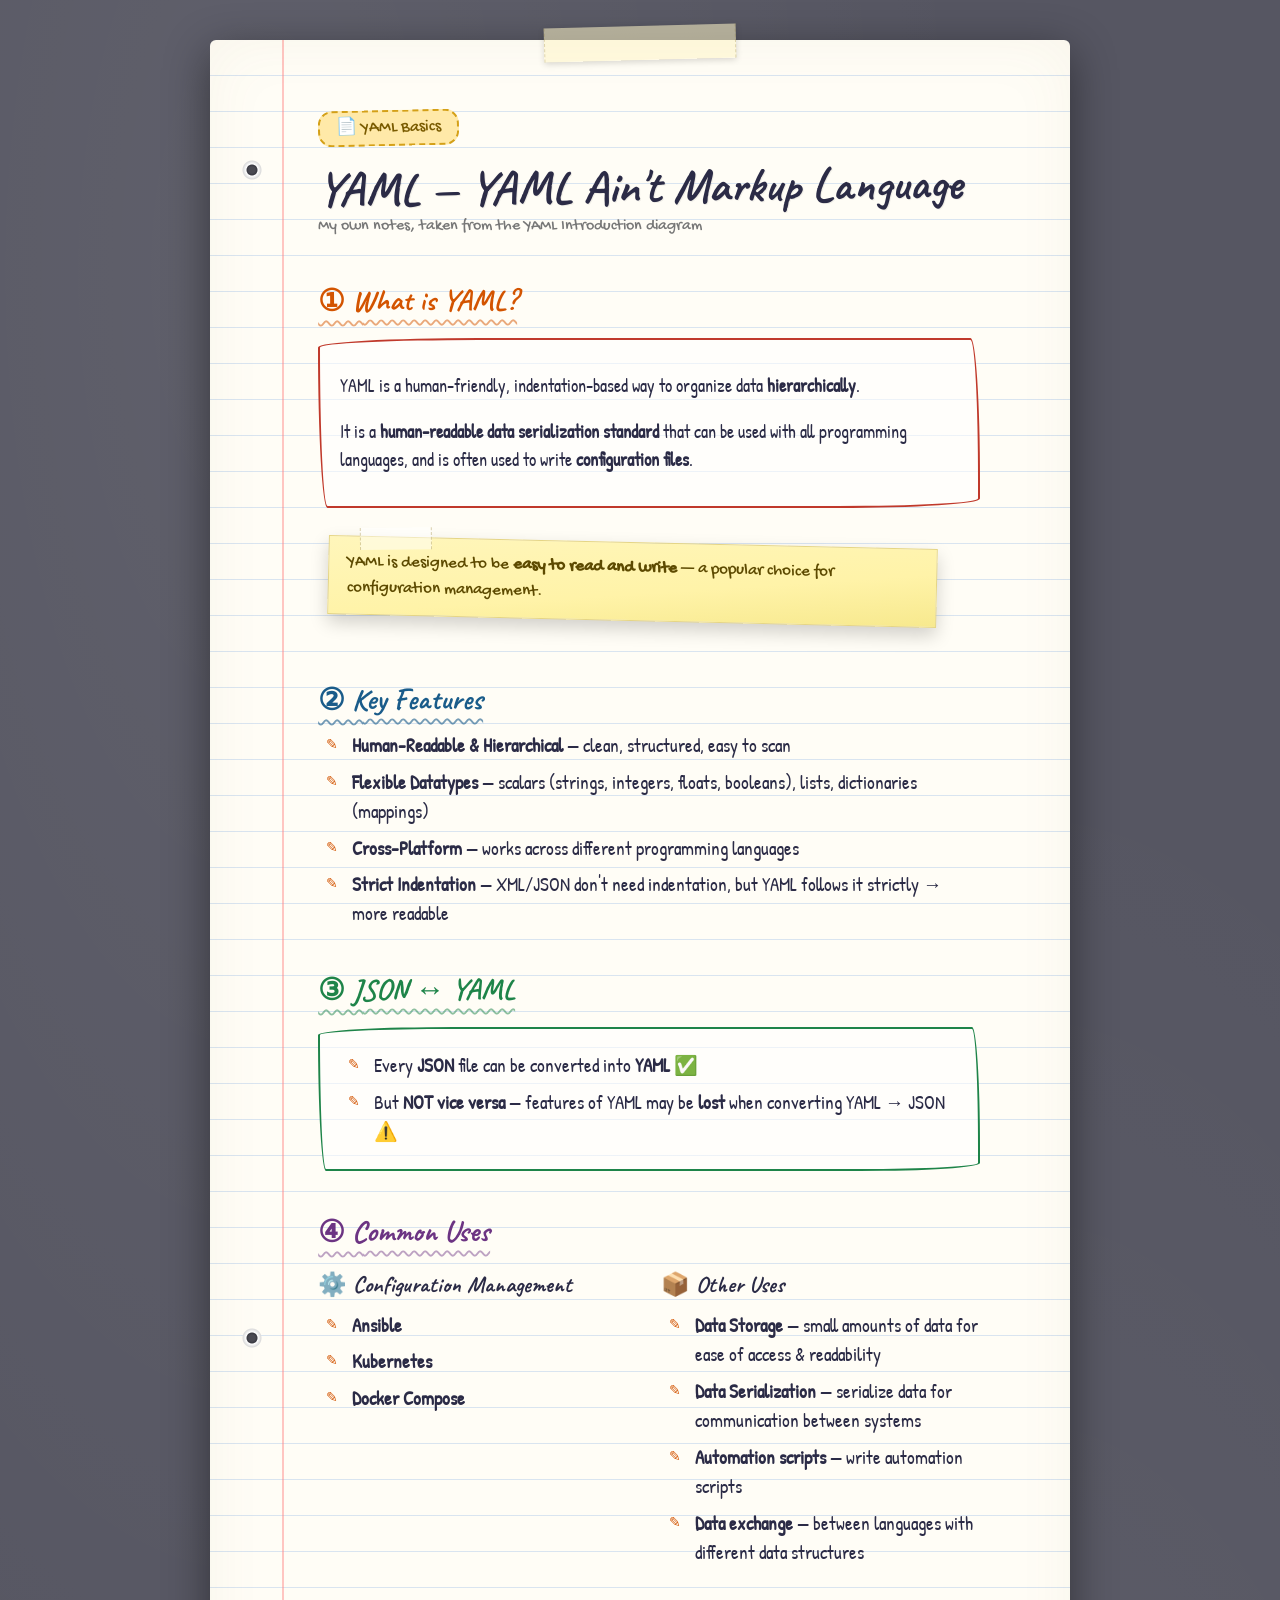
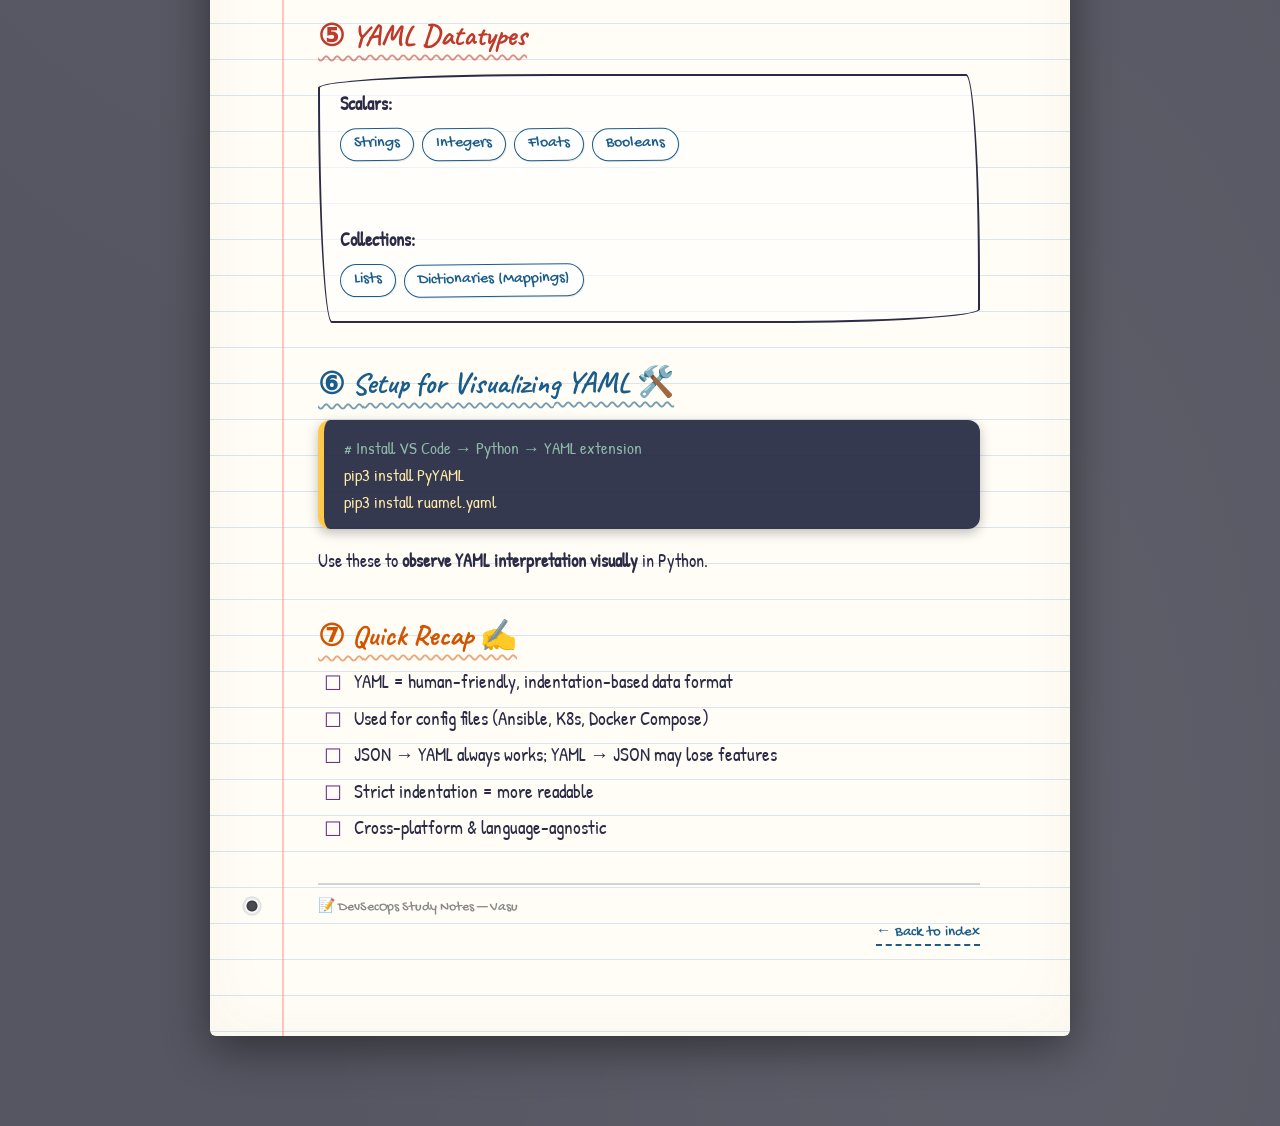
<file: StudySheets/yaml.html>
<!DOCTYPE html>
<html lang="en">
<head>
<meta charset="UTF-8">
<meta name="viewport" content="width=device-width, initial-scale=1.0">
<title>YAML — Study Sheet</title>
<link rel="stylesheet" href="notebook-style.css">
</head>
<body>

<div class="sheet">

  <div class="page-head">
    <span class="subject-badge">📄 YAML Basics</span>
    <h1 class="page-title">YAML — YAML Ain't Markup Language</h1>
    <p class="page-meta">My own notes, taken from the YAML Introduction diagram</p>
  </div>

  <!-- ============ WHAT IS YAML ============ -->
  <div class="section">
    <h2 class="sec-title orange">① What is YAML?</h2>
    <div class="hand-box red">
      <p>
        YAML is a <span class="hl.y">human-friendly, indentation-based</span> way to organize data <b>hierarchically</b>.
      </p>
      <p>
        It is a <b>human-readable data serialization standard</b> that can be used with all programming languages,
        and is often used to write <b>configuration files</b>.
      </p>
    </div>
    <div class="sticky">YAML is designed to be <b>easy to read and write</b> — a popular choice for configuration management.</div>
  </div>

  <!-- ============ KEY FEATURES ============ -->
  <div class="section">
    <h2 class="sec-title">② Key Features</h2>
    <ul class="notes">
      <li><b>Human-Readable & Hierarchical</b> — clean, structured, easy to scan</li>
      <li><b>Flexible Datatypes</b> — scalars (strings, integers, floats, booleans), lists, dictionaries (mappings)</li>
      <li><b>Cross-Platform</b> — works across different programming languages</li>
      <li><b>Strict Indentation</b> — XML/JSON don't need indentation, but YAML follows it strictly → more readable</li>
    </ul>
  </div>

  <!-- ============ JSON vs YAML ============ -->
  <div class="section">
    <h2 class="sec-title green">③ JSON ↔ YAML</h2>
    <div class="hand-box green">
      <ul class="notes">
        <li>Every <b>JSON</b> file can be converted into <b>YAML</b> ✅</li>
        <li>But <b>NOT vice versa</b> — features of YAML may be <b>lost</b> when converting YAML → JSON ⚠️</li>
      </ul>
    </div>
  </div>

  <!-- ============ COMMON USES ============ -->
  <div class="section">
    <h2 class="sec-title purple">④ Common Uses</h2>
    <div class="cols">
      <div class="col">
        <h4>⚙️ Configuration Management</h4>
        <ul class="notes">
          <li><b>Ansible</b></li>
          <li><b>Kubernetes</b></li>
          <li><b>Docker Compose</b></li>
        </ul>
      </div>
      <div class="col">
        <h4>📦 Other Uses</h4>
        <ul class="notes">
          <li><b>Data Storage</b> — small amounts of data for ease of access & readability</li>
          <li><b>Data Serialization</b> — serialize data for communication between systems</li>
          <li><b>Automation scripts</b> — write automation scripts</li>
          <li><b>Data exchange</b> — between languages with different data structures</li>
        </ul>
      </div>
    </div>
  </div>

  <!-- ============ DATATYPES ============ -->
  <div class="section">
    <h2 class="sec-title red">⑤ YAML Datatypes</h2>
    <div class="hand-box">
      <b>Scalars:</b>
      <span class="pills">
        <span class="pill">Strings</span><span class="pill">Integers</span><span class="pill">Floats</span><span class="pill">Booleans</span>
      </span>
      <br><br>
      <b>Collections:</b>
      <span class="pills">
        <span class="pill">Lists</span><span class="pill">Dictionaries (Mappings)</span>
      </span>
    </div>
  </div>

  <!-- ============ SETUP ============ -->
  <div class="section">
    <h2 class="sec-title">⑥ Setup for Visualizing YAML 🛠️</h2>
    <div class="code-note"><span class="cm"># Install VS Code → Python → YAML extension</span>
pip3 install PyYAML
pip3 install ruamel.yaml</div>
    <p>
      Use these to <b>observe YAML interpretation visually</b> in Python.
    </p>
  </div>

  <!-- ============ QUICK RECAP ============ -->
  <div class="section">
    <h2 class="sec-title orange">⑦ Quick Recap ✍️</h2>
    <ul class="check">
      <li>YAML = human-friendly, indentation-based data format</li>
      <li>Used for config files (Ansible, K8s, Docker Compose)</li>
      <li>JSON → YAML always works; YAML → JSON may lose features</li>
      <li>Strict indentation = more readable</li>
      <li>Cross-platform & language-agnostic</li>
    </ul>
  </div>

  <div class="page-foot">
    <span>📝 DevSecOps Study Notes — Vasu</span>
    <span><a class="back-link" href="index.html">← Back to index</a></span>
  </div>

</div>

</body>
</html>
</file>
<file: StudySheets/notebook-style.css>
/* ============================================================
   Notebook Study Sheet Styles
   Handwritten / notebook-paper look using Google Fonts
   ============================================================ */

@import url('https://fonts.googleapis.com/css2?family=Caveat:wght@600;700&family=Gochi+Hand&family=Patrick+Hand&display=swap');

:root {
  --ink: #2b2b46;
  --ink-soft: #4a4a6a;
  --blue: #1a5c8a;
  --red: #c0392b;
  --green: #1e8449;
  --purple: #6c3483;
  --orange: #d35400;
  --hl-yellow: rgba(255, 230, 80, 0.6);
  --hl-pink: rgba(255, 150, 200, 0.45);
  --hl-cyan: rgba(120, 210, 255, 0.45);
  --hl-green: rgba(140, 230, 170, 0.55);
  --rule-color: rgba(120, 165, 225, 0.28);
  --margin-color: rgba(255, 130, 130, 0.45);
}

* { box-sizing: border-box; }

html { scroll-behavior: smooth; }

body {
  margin: 0;
  padding: 40px 10px;
  background:
    radial-gradient(ellipse at 20% 10%, rgba(255, 255, 255, 0.06), transparent 50%),
    radial-gradient(ellipse at 80% 90%, rgba(255, 255, 255, 0.05), transparent 50%),
    #565662;
  font-family: 'Patrick Hand', 'Segoe Print', 'Comic Sans MS', cursive;
  color: var(--ink);
  font-size: 18px;
  line-height: 1.55;
}

/* ---------- The notebook page ---------- */
.sheet {
  position: relative;
  width: 860px;
  min-height: 1150px;
  margin: 0 auto 50px auto;
  padding: 70px 90px 90px 108px;
  background:
    /* red margin line */
    linear-gradient(
      90deg,
      transparent 0px,
      transparent 72px,
      var(--margin-color) 72px,
      var(--margin-color) 74px,
      transparent 74px
    ),
    /* ruled lines */
    repeating-linear-gradient(
      transparent,
      transparent 35px,
      var(--rule-color) 35px,
      var(--rule-color) 36px
    ),
    /* paper colour */
    #fffdf6;
  border-radius: 6px;
  box-shadow:
    0 12px 45px rgba(0, 0, 0, 0.45),
    inset 0 0 60px rgba(140, 120, 60, 0.06);
}

/* punched holes along the left edge */
.sheet::before {
  content: "";
  position: absolute;
  left: 22px;
  top: 0;
  bottom: 0;
  width: 40px;
  background:
    radial-gradient(circle at 50% 130px, #4a4a52 3px, #3a3a42 5px, #fff 6px, #dcdcdc 9px, transparent 10px),
    radial-gradient(circle at 50% 50%, #4a4a52 3px, #3a3a42 5px, #fff 6px, #dcdcdc 9px, transparent 10px),
    radial-gradient(circle at 50% calc(100% - 130px), #4a4a52 3px, #3a3a42 5px, #fff 6px, #dcdcdc 9px, transparent 10px);
  background-repeat: no-repeat;
  pointer-events: none;
}

/* tape strip on the top of the page */
.sheet::after {
  content: "";
  position: absolute;
  top: -14px;
  left: 50%;
  transform: translateX(-50%) rotate(-1.5deg);
  width: 190px;
  height: 34px;
  background: rgba(255, 246, 200, 0.55);
  border-left: 1px dashed rgba(150, 130, 60, 0.3);
  border-right: 1px dashed rgba(150, 130, 60, 0.3);
  box-shadow: 0 2px 6px rgba(0, 0, 0, 0.15);
}

/* ---------- Page header ---------- */
.page-head { margin-bottom: 30px; }

.subject-badge {
  display: inline-block;
  background: #ffe9a8;
  border: 2px dashed #d4a017;
  border-radius: 14px;
  padding: 3px 16px;
  font-family: 'Gochi Hand', cursive;
  font-size: 17px;
  color: #7a5b00;
  transform: rotate(-1.2deg);
  margin-bottom: 10px;
}

.page-title {
  font-family: 'Caveat', cursive;
  font-size: 48px;
  font-weight: 700;
  margin: 4px 0 2px 0;
  color: var(--ink);
  line-height: 1.1;
  transform: rotate(-0.6deg);
  text-shadow: 1px 1px 0 rgba(0, 0, 0, 0.06);
}

.page-meta {
  font-family: 'Gochi Hand', cursive;
  font-size: 16px;
  color: #777;
  margin: 0;
}

/* ---------- Sections ---------- */
.section { margin: 36px 0 30px 0; }

.sec-title {
  font-family: 'Caveat', cursive;
  font-size: 30px;
  font-weight: 700;
  color: var(--blue);
  margin: 0 0 10px 0;
  text-decoration: underline wavy rgba(26, 92, 138, 0.6) 2px;
  text-underline-offset: 9px;
  transform: rotate(-0.3deg);
}

.sec-title.red { color: var(--red); text-decoration-color: rgba(192, 57, 43, 0.55); }
.sec-title.green { color: var(--green); text-decoration-color: rgba(30, 132, 73, 0.5); }
.sec-title.purple { color: var(--purple); text-decoration-color: rgba(108, 52, 131, 0.45); }
.sec-title.orange { color: var(--orange); text-decoration-color: rgba(211, 84, 0, 0.5); }

/* ---------- Handwritten highlight ---------- */
.hl {
  padding: 0 6px;
  border-radius: 4px;
  -webkit-box-decoration-break: clone;
  box-decoration-break: clone;
}
.hl.y { background: linear-gradient(100deg, transparent 2px, var(--hl-yellow) 2px); }
.hl.p { background: linear-gradient(100deg, transparent 2px, var(--hl-pink) 2px); }
.hl.c { background: linear-gradient(100deg, transparent 2px, var(--hl-cyan) 2px); }
.hl.g { background: linear-gradient(100deg, transparent 2px, var(--hl-green) 2px); }

/* ---------- Hand-drawn box (wobble borders) ---------- */
.hand-box {
  border: 2.5px solid var(--ink);
  border-radius: 255px 15px 225px 15px / 15px 225px 15px 255px;
  padding: 14px 20px;
  margin: 16px 0;
  background: rgba(255, 255, 255, 0.55);
}
.hand-box.blue { border-color: var(--blue); }
.hand-box.red { border-color: var(--red); }
.hand-box.green { border-color: var(--green); }

/* ---------- Sticky note ---------- */
.sticky {
  background: linear-gradient(175deg, #fff6bb 0%, #fff3a8 60%, #f7e98e 100%);
  border: 1px solid #e5d585;
  box-shadow: 0 8px 18px rgba(0, 0, 0, 0.18);
  padding: 12px 18px;
  margin: 18px 0 18px 10px;
  transform: rotate(1.3deg);
  font-family: 'Gochi Hand', cursive;
  font-size: 17px;
  color: #5d4a00;
  position: relative;
  display: inline-block;
  max-width: 92%;
}
.sticky::before {
  content: "";
  position: absolute;
  top: -10px;
  left: 30px;
  width: 70px;
  height: 22px;
  background: rgba(255, 255, 255, 0.45);
  border-left: 1px dashed rgba(160, 140, 60, 0.4);
  border-right: 1px dashed rgba(160, 140, 60, 0.4);
  transform: rotate(-2deg);
}
.sticky.blue { background: linear-gradient(175deg, #dff2ff, #c5e7fb); color: #16425b; border-color: #a9d4ec; }
.sticky.pink { background: linear-gradient(175deg, #ffe3f1, #ffcde6); color: #6d2449; border-color: #e7b0cf; }

/* ---------- Notes / bullet list ---------- */
ul.notes, ol.notes { list-style: none; padding-left: 4px; margin: 8px 0; }

ul.notes li {
  position: relative;
  padding-left: 30px;
  margin-bottom: 7px;
  font-size: 19px;
}
/* pencil marker for bullet notes */
ul.notes li::before {
  content: "✎";
  position: absolute;
  left: 4px;
  top: 2px;
  font-size: 14px;
  color: var(--orange);
}

ol.notes { counter-reset: n; }
ol.notes li {
  position: relative;
  padding-left: 36px;
  margin-bottom: 7px;
  counter-increment: n;
}
ol.notes li::before {
  content: counter(n) ".";
  position: absolute;
  left: 0;
  color: var(--blue);
  font-weight: 700;
  font-family: 'Gochi Hand', cursive;
}

/* ---------- Checklist ---------- */
ul.check { list-style: none; padding-left: 4px; margin: 10px 0; }
ul.check li {
  position: relative;
  padding-left: 32px;
  margin-bottom: 7px;
  font-size: 19px;
}
ul.check li::before {
  content: "☐";
  position: absolute;
  left: 2px;
  color: var(--purple);
  font-size: 20px;
}
ul.check li.done::before {
  content: "☑";
  color: var(--green);
}

/* ---------- Flow diagram ---------- */
.flow {
  display: flex;
  flex-wrap: wrap;
  align-items: center;
  gap: 8px;
  margin: 14px 0;
}
.flow .step {
  border: 2px dashed var(--blue);
  border-radius: 10px;
  padding: 6px 14px;
  font-family: 'Gochi Hand', cursive;
  font-size: 17px;
  background: rgba(120, 210, 255, 0.12);
  transform: rotate(-0.5deg);
}
.flow .arrow {
  font-size: 24px;
  color: var(--red);
  transform: rotate(0deg);
}

/* ---------- Two column ---------- */
.cols { display: flex; gap: 24px; margin: 14px 0; }
.cols .col { flex: 1; min-width: 0; }
.cols .col h4 {
  font-family: 'Caveat', cursive;
  font-size: 23px;
  margin: 0 0 6px 0;
}
.col-aws h4 { color: #cc7b00; }
.col-azure h4 { color: #0072c6; }

/* ---------- Pill tags ---------- */
.pills { display: flex; flex-wrap: wrap; gap: 8px; margin: 10px 0; }
.pill {
  background: #fff;
  border: 1.8px solid var(--blue);
  border-radius: 20px;
  padding: 3px 13px;
  font-size: 16px;
  font-family: 'Gochi Hand', cursive;
  color: var(--blue);
  transform: rotate(-0.6deg);
  box-shadow: 1px 1px 0 rgba(0, 0, 0, 0.08);
}
.pill.red { border-color: var(--red); color: var(--red); }
.pill.green { border-color: var(--green); color: var(--green); }
.pill.purple { border-color: var(--purple); color: var(--purple); }
.pill.orange { border-color: var(--orange); color: var(--orange); }

/* ---------- Code block (handwritten style) ---------- */
.code-note {
  font-family: 'Patrick Hand', cursive;
  background: rgba(40, 45, 70, 0.94);
  color: #ffe9a8;
  border-radius: 12px;
  padding: 14px 20px;
  margin: 14px 0;
  font-size: 17px;
  line-height: 1.6;
  white-space: pre-wrap;
  box-shadow: 0 4px 12px rgba(0, 0, 0, 0.25);
  border-left: 6px solid #ffc94d;
  overflow-x: auto;
}
.code-note .cm { color: #8fb9a8; }

/* ---------- Margin annotation ---------- */
.margin-note {
  position: absolute;
  font-family: 'Gochi Hand', cursive;
  color: var(--red);
  font-size: 15px;
  line-height: 1.3;
  transform: rotate(-4deg);
  max-width: 170px;
  pointer-events: none;
}
.margin-note .circle {
  display: inline-block;
  width: 16px;
  height: 16px;
  border: 2px solid var(--red);
  border-radius: 50%;
  margin-right: 4px;
  vertical-align: -2px;
}

/* ---------- Divider ---------- */
.divider {
  border: none;
  border-top: 3px dotted rgba(43, 43, 70, 0.35);
  margin: 30px 0;
  position: relative;
}
.divider::after {
  content: "✁";
  position: absolute;
  right: 8px;
  top: -14px;
  background: #fffdf6;
  padding: 0 8px;
  color: rgba(43, 43, 70, 0.4);
  font-size: 16px;
  transform: rotate(8deg);
}

/* ---------- Underline for blank answers ---------- */
.blank {
  display: inline-block;
  min-width: 90px;
  border-bottom: 2px dotted var(--ink-soft);
  color: var(--ink-soft);
}

/* ---------- Footer ---------- */
.page-foot {
  margin-top: 40px;
  padding-top: 12px;
  border-top: 2px solid rgba(43, 43, 70, 0.2);
  font-family: 'Gochi Hand', cursive;
  font-size: 14px;
  color: #888;
  display: flex;
  justify-content: space-between;
}

/* ---------- Quote ---------- */
.quote {
  font-family: 'Caveat', cursive;
  font-size: 22px;
  color: var(--ink);
  background: rgba(140, 230, 170, 0.25);
  border-left: 6px solid var(--green);
  padding: 10px 18px;
  margin: 16px 0;
  transform: rotate(-0.4deg);
}

/* ---------- Index / TOC page ---------- */
.index-wrap { display: flex; flex-wrap: wrap; gap: 26px; justify-content: center; padding: 40px 10px; }
.index-card {
  width: 300px;
  background: #fffdf6;
  border-radius: 14px;
  padding: 26px;
  box-shadow: 0 12px 35px rgba(0, 0, 0, 0.4);
  text-align: center;
  text-decoration: none;
  color: var(--ink);
  transform: rotate(-0.5deg);
  border: 1px solid #eee6cc;
  transition: transform 0.2s ease, box-shadow 0.2s ease;
}
.index-card:nth-child(2) { transform: rotate(0.8deg); }
.index-card:nth-child(3) { transform: rotate(-1deg); }
.index-card:hover { transform: rotate(0deg) scale(1.02); box-shadow: 0 18px 45px rgba(0, 0, 0, 0.5); }
.index-card .emoji { font-size: 42px; }
.index-card h3 { font-family: 'Caveat', cursive; font-size: 28px; margin: 8px 0 4px 0; }
.index-card p { font-size: 16px; color: #666; margin: 0; }
.index-head {
  text-align: center;
  font-family: 'Caveat', cursive;
  font-size: 52px;
  margin: 30px 0 6px 0;
}
.index-sub {
  text-align: center;
  font-family: 'Gochi Hand', cursive;
  color: #777;
  font-size: 18px;
  margin-bottom: 30px;
}

/* ---------- Back to index link ---------- */
.back-link {
  display: inline-block;
  margin-top: 24px;
  font-family: 'Gochi Hand', cursive;
  font-size: 15px;
  color: var(--blue);
  text-decoration: none;
  border-bottom: 2px dashed var(--blue);
}
.back-link:hover { color: var(--red); border-color: var(--red); }

/* ---------- Print ---------- */
@media print {
  body { background: #fff; padding: 0; }
  .sheet {
    box-shadow: none;
    margin: 0 auto;
    width: 100%;
    border-radius: 0;
  }
  .index-card:hover { transform: none; }
}
</file>
